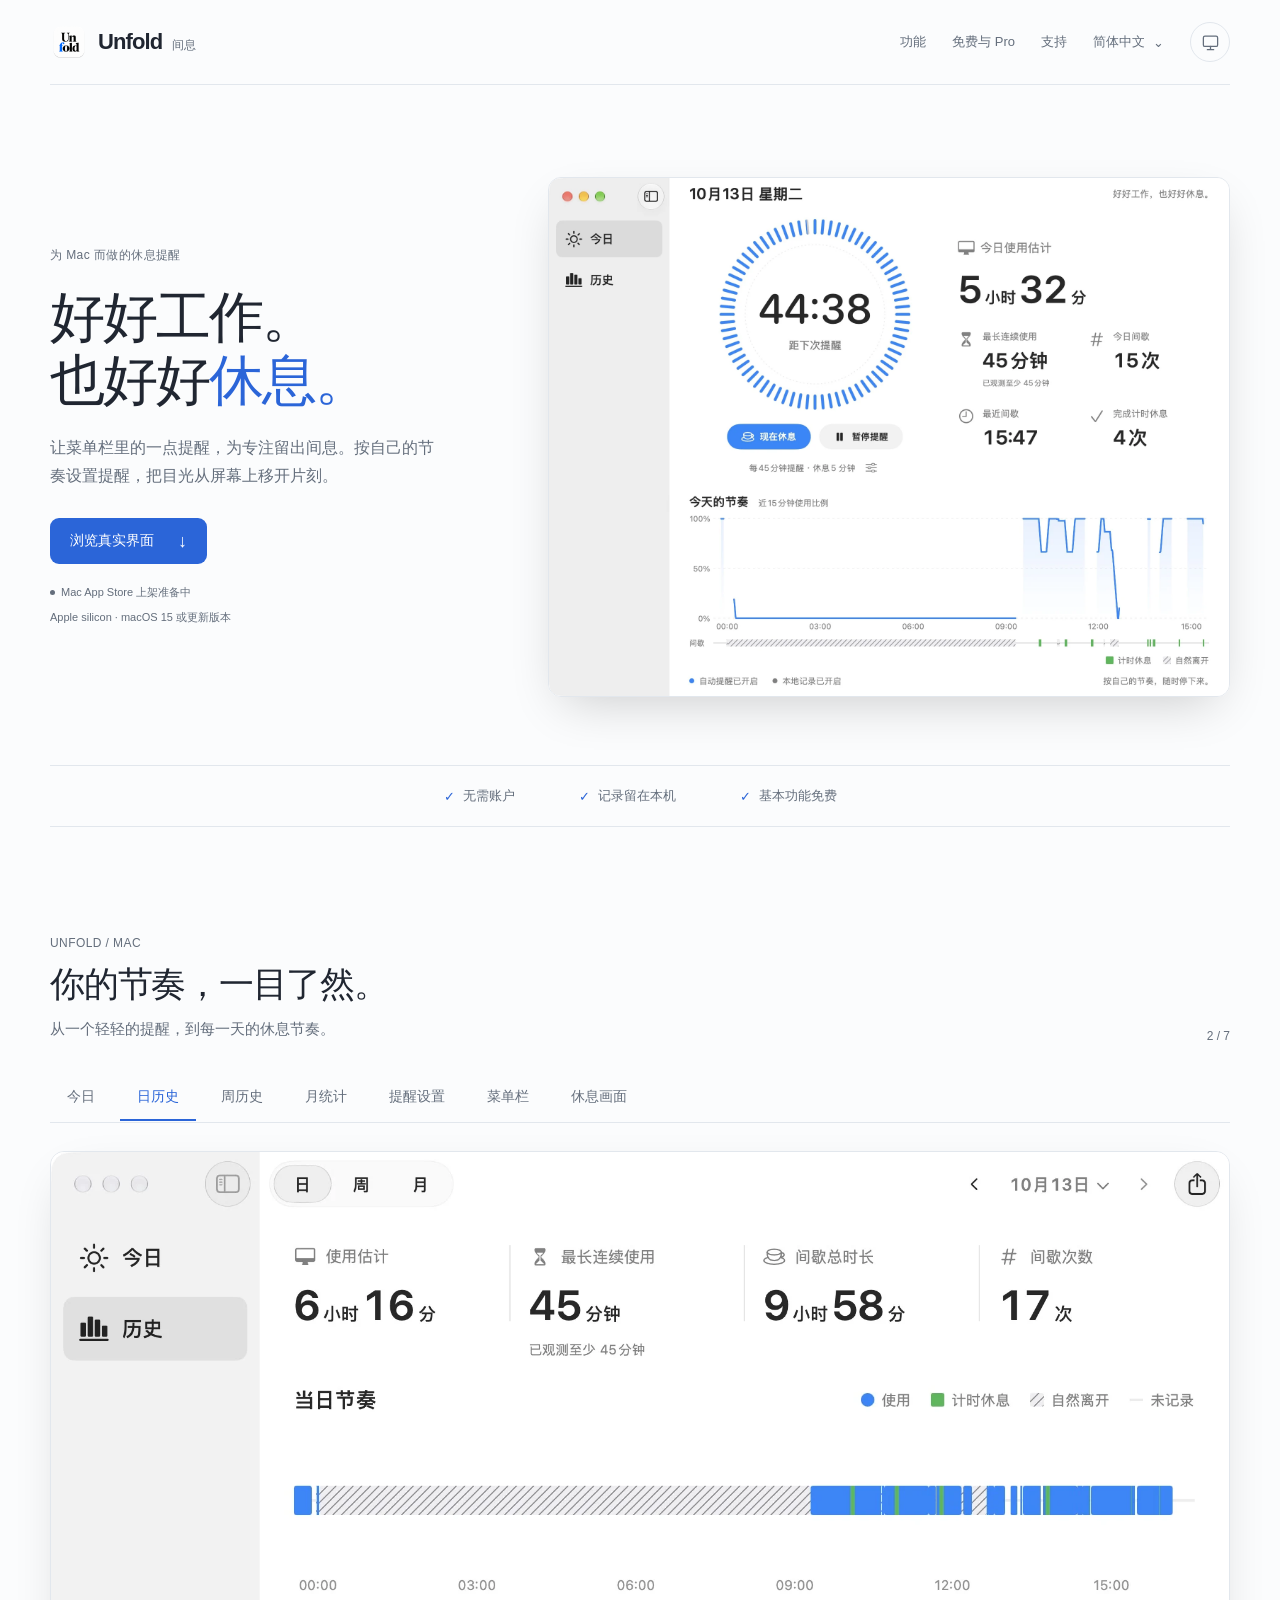
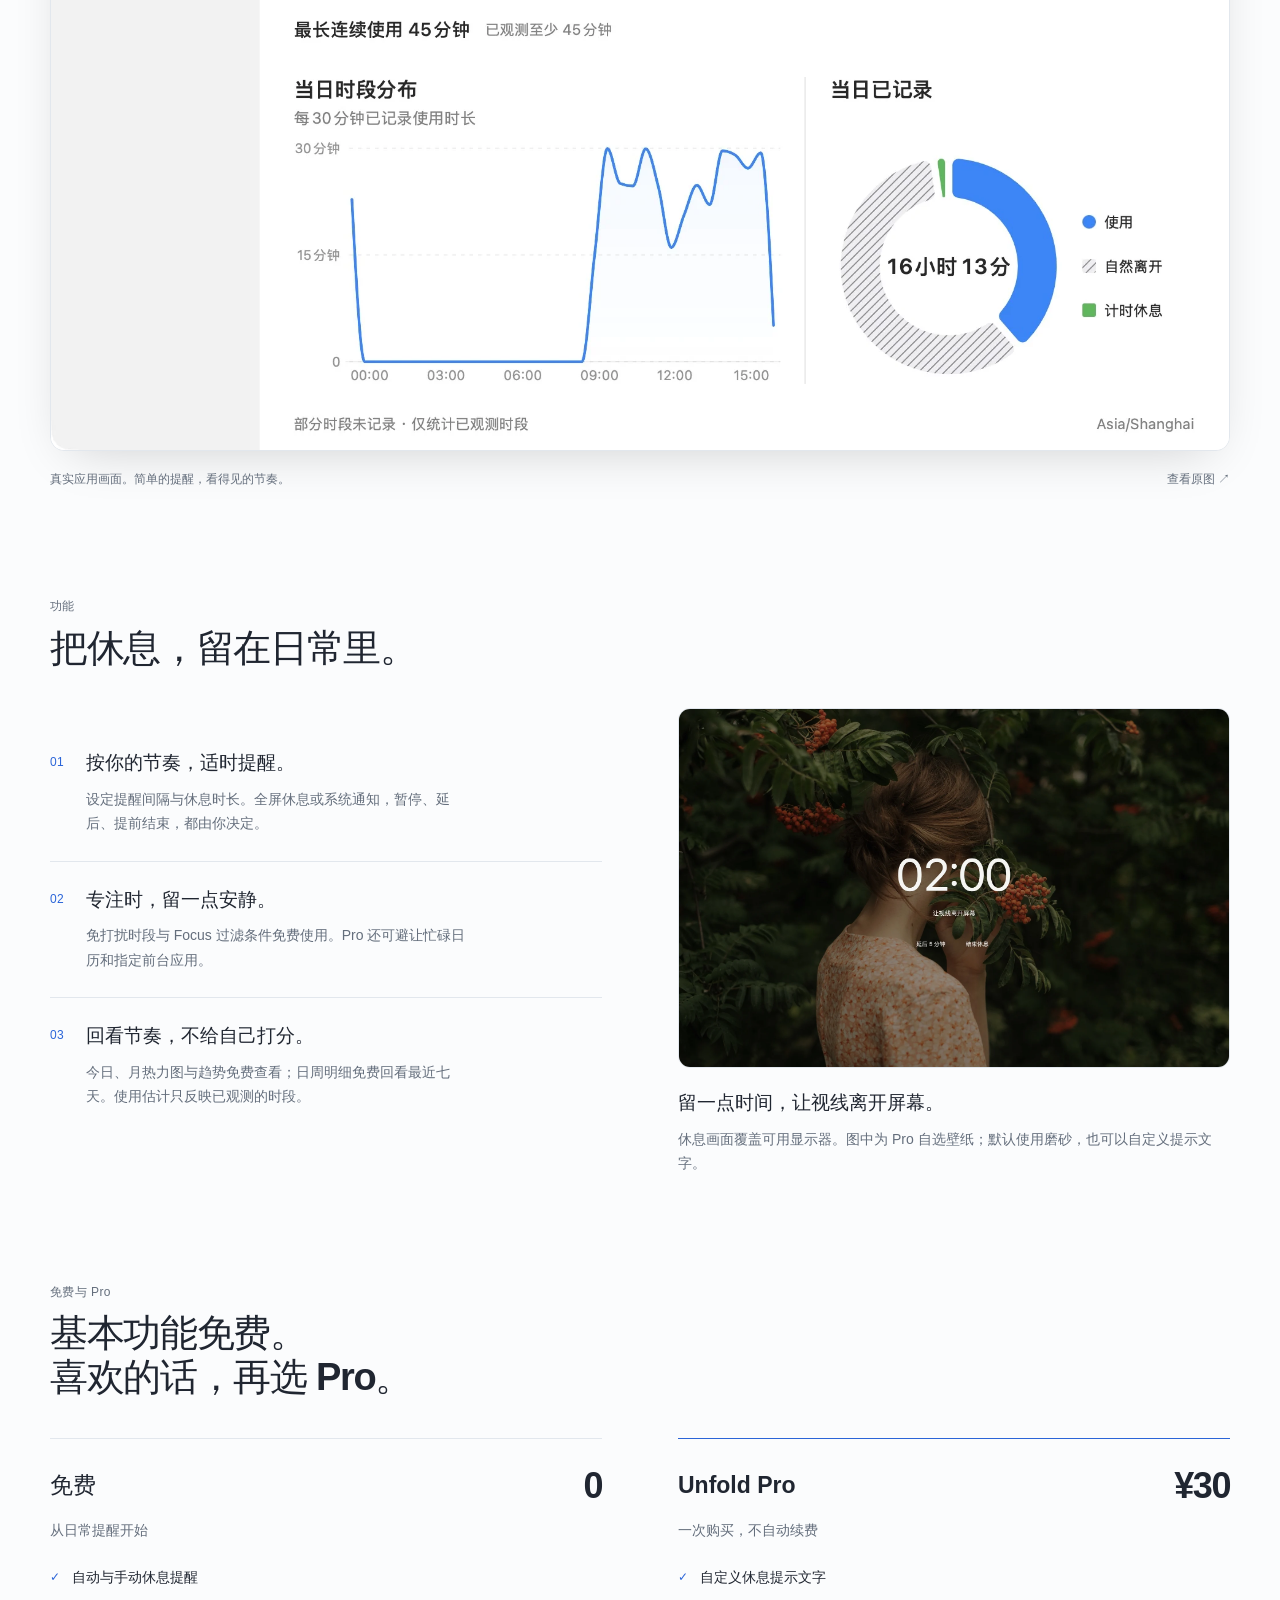
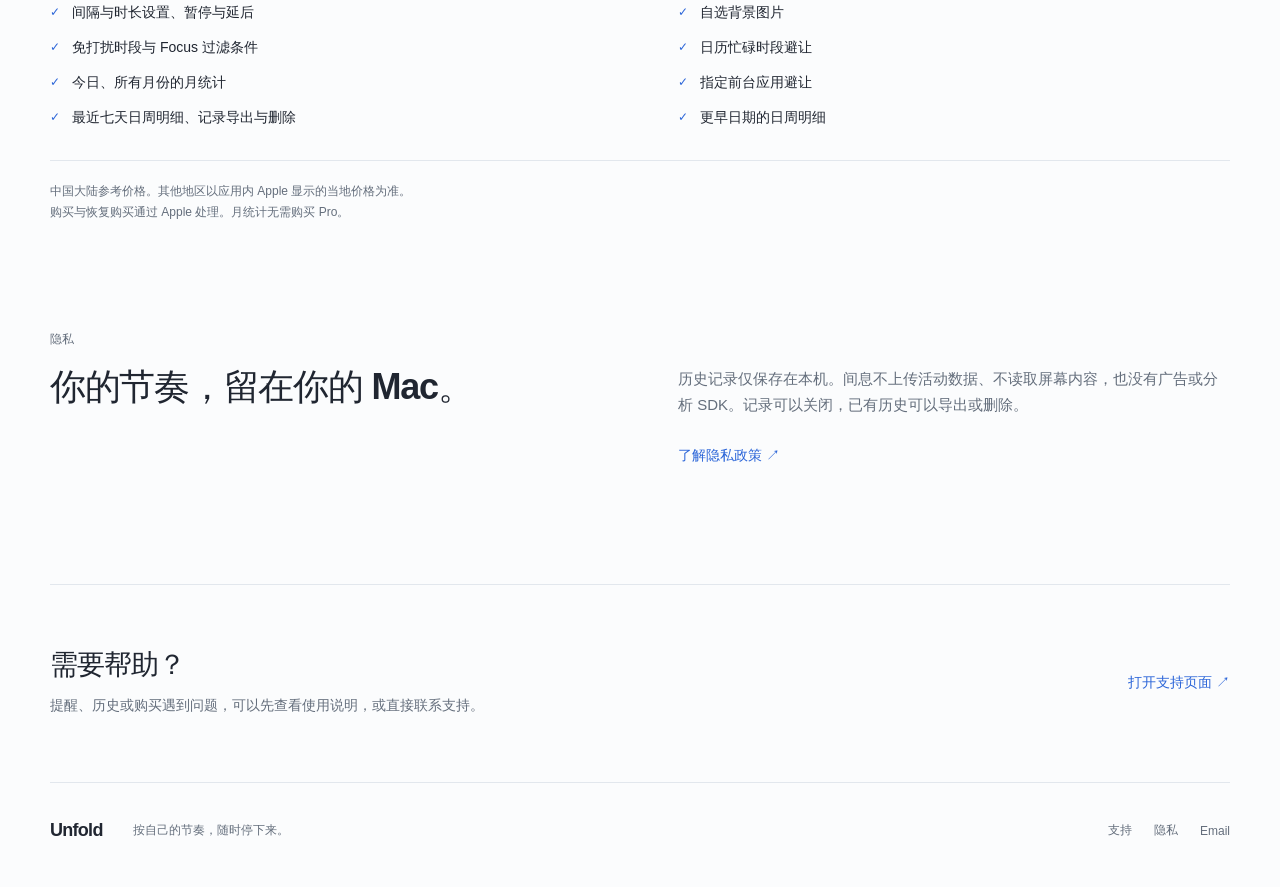
<file: index.html>
<!doctype html>
<html lang="zh-Hans"><head><meta charset="utf-8"><meta name="viewport" content="width=device-width,initial-scale=1"><meta name="color-scheme" content="light dark"><title>间息 · Unfold</title><meta name="description" content="让菜单栏里的一点提醒，为专注留出间息。按自己的节奏设置提醒，把目光从屏幕上移开片刻。"><link rel="canonical" href="https://nil-byte.github.io/unfold-site/"><link rel="alternate" hreflang="zh-Hans" href="https://nil-byte.github.io/unfold-site/"><link rel="alternate" hreflang="en" href="https://nil-byte.github.io/unfold-site/en/"><link rel="alternate" hreflang="zh-Hant" href="https://nil-byte.github.io/unfold-site/zh-Hant/"><link rel="icon" href="./assets/icon.png"><meta property="og:title" content="间息 · Unfold"><meta property="og:description" content="让菜单栏里的一点提醒，为专注留出间息。按自己的节奏设置提醒，把目光从屏幕上移开片刻。"><meta property="og:type" content="website"><meta property="og:url" content="https://nil-byte.github.io/unfold-site/"><meta property="og:image" content="https://nil-byte.github.io/unfold-site/assets/og-cover.png"><meta name="twitter:card" content="summary_large_image"><link rel="stylesheet" href="./style.css?v=20261013-6"><script src="./gallery.js?v=20261013-6" defer></script><script src="./theme.js?v=20261013-6"></script></head><body class="product-page"><a class="skip" href="#main-content">跳到正文</a><header class="site-header wrap"><a class="brand" href="./"><img src="./assets/icon.png" width="44" height="44" alt=""><span>Unfold <small>间息</small></span></a><nav aria-label="导航"><a href="./#features">功能</a><a href="./#pricing">免费与 Pro</a><a href="./support/">支持</a><details class="languages"><summary>简体中文 <span aria-hidden="true">⌄</span></summary><div><a lang="zh-Hans" href="./" aria-current="page">简体中文</a><a lang="en" href="./en/">English</a><a lang="zh-Hant" href="./zh-Hant/">繁體中文</a></div></details><details class="appearance"><summary aria-label="外观" title="外观"><span data-theme-icon><svg viewBox="0 0 24 24" fill="none" stroke="currentColor" stroke-width="1.6" stroke-linecap="round" stroke-linejoin="round" aria-hidden="true"><rect x="3" y="4" width="18" height="13" rx="2"/><path d="M8 21h8m-4-4v4"/></svg></span><span class="sr-only">外观</span></summary><div class="appearance-menu"><button type="button" data-theme-option="system" aria-pressed="true"><svg viewBox="0 0 24 24" fill="none" stroke="currentColor" stroke-width="1.6" stroke-linecap="round" stroke-linejoin="round" aria-hidden="true"><rect x="3" y="4" width="18" height="13" rx="2"/><path d="M8 21h8m-4-4v4"/></svg><span>跟随系统</span><span class="theme-check" aria-hidden="true">✓</span></button><button type="button" data-theme-option="light" aria-pressed="false"><svg viewBox="0 0 24 24" fill="none" stroke="currentColor" stroke-width="1.6" stroke-linecap="round" stroke-linejoin="round" aria-hidden="true"><circle cx="12" cy="12" r="4"/><path d="M12 2v2m0 16v2M2 12h2m16 0h2M5 5l1.5 1.5m11 11L19 19M5 19l1.5-1.5m11-11L19 5"/></svg><span>浅色</span><span class="theme-check" aria-hidden="true">✓</span></button><button type="button" data-theme-option="dark" aria-pressed="false"><svg viewBox="0 0 24 24" fill="none" stroke="currentColor" stroke-width="1.6" stroke-linecap="round" stroke-linejoin="round" aria-hidden="true"><path d="M20 15.5A9 9 0 0 1 8.5 4a9 9 0 1 0 11.5 11.5Z"/></svg><span>深色</span><span class="theme-check" aria-hidden="true">✓</span></button></div></details></nav></header><main id="main-content"><section class="hero wrap"><div class="hero-copy"><p class="eyebrow">为 Mac 而做的休息提醒</p><h1>好好工作。<br>也好好<span>休息。</span></h1><p class="intro">让菜单栏里的一点提醒，为专注留出间息。按自己的节奏设置提醒，把目光从屏幕上移开片刻。</p><a class="button" href="#experience">浏览真实界面 <span aria-hidden="true">↓</span></a><p class="launch-status"><span aria-hidden="true"></span>Mac App Store 上架准备中</p><p class="requirements">Apple silicon · macOS 15 或更新版本</p></div><figure class="hero-product"><img src="./assets/zh-Hans-today.webp?v=20261013-6" width="1920" height="1464" alt="今日" fetchpriority="high"></figure></section><div class="product-facts wrap"><span><span aria-hidden="true">✓</span> 无需账户</span><span><span aria-hidden="true">✓</span> 记录留在本机</span><span><span aria-hidden="true">✓</span> 基本功能免费</span></div>
<section class="experience wrap" id="experience" aria-label="看看间息如何工作"><div class="gallery-heading"><div><p class="eyebrow">UNFOLD / MAC</p><h2>你的节奏，一目了然。</h2><p>从一个轻轻的提醒，到每一天的休息节奏。</p></div><span id="gallery-position" aria-live="polite">2 / 7</span></div><div class="gallery-controls" role="group" aria-label="浏览真实界面"><button type="button" class="gallery-tab" data-screen="today" data-gallery-src="./assets/zh-Hans-today.webp?v=20261013-6" data-gallery-alt="今日" data-width="1920" data-height="1464" aria-pressed="false" aria-controls="app-screenshot">今日</button><button type="button" class="gallery-tab" data-screen="day" data-gallery-src="./assets/zh-Hans-day.webp?v=20261013-6" data-gallery-alt="日历史" data-width="1920" data-height="1464" aria-pressed="true" aria-controls="app-screenshot">日历史</button><button type="button" class="gallery-tab" data-screen="week" data-gallery-src="./assets/zh-Hans-week.webp?v=20261013-6" data-gallery-alt="周历史" data-width="1920" data-height="1464" aria-pressed="false" aria-controls="app-screenshot">周历史</button><button type="button" class="gallery-tab" data-screen="history" data-gallery-src="./assets/zh-Hans-history.webp?v=20261013-6" data-gallery-alt="月统计" data-width="1920" data-height="1464" aria-pressed="false" aria-controls="app-screenshot">月统计</button><button type="button" class="gallery-tab" data-screen="settings" data-gallery-src="./assets/zh-Hans-settings.webp?v=20261013-6" data-gallery-alt="提醒设置" data-width="1280" data-height="1304" aria-pressed="false" aria-controls="app-screenshot">提醒设置</button><button type="button" class="gallery-tab" data-screen="menu" data-gallery-src="./assets/zh-Hans-menu.webp?v=20261013-6" data-gallery-alt="菜单栏" data-width="812" data-height="1244" aria-pressed="false" aria-controls="app-screenshot">菜单栏</button><button type="button" class="gallery-tab" data-screen="rest" data-gallery-src="./assets/zh-Hans-rest.webp?v=20261013-6" data-gallery-alt="休息画面" data-width="1920" data-height="1249" aria-pressed="false" aria-controls="app-screenshot">休息画面</button></div><figure class="app-frame" data-screen="day"><a id="full-screenshot" href="./assets/zh-Hans-day.webp?v=20261013-6" target="_blank" rel="noopener" aria-label="查看原图"><img id="app-screenshot" src="./assets/zh-Hans-day.webp?v=20261013-6" width="1920" height="1464" alt="日历史" loading="lazy"></a></figure><p class="gallery-status" role="status" data-loading="正在加载画面…" data-error="画面加载失败，请重试。"></p><p class="figure-caption">真实应用画面。简单的提醒，看得见的节奏。 <a href="./assets/zh-Hans-day.webp?v=20261013-6" class="original-link" target="_blank" rel="noopener">查看原图 ↗</a></p></section>
<section class="feature-section wrap" id="features"><div class="section-heading"><p class="eyebrow">功能</p><h2>把休息，留在日常里。</h2></div><div class="feature-layout"><ol class="feature-list"><li><span class="feature-number">01</span><div><h3>按你的节奏，适时提醒。</h3><p>设定提醒间隔与休息时长。全屏休息或系统通知，暂停、延后、提前结束，都由你决定。</p></div></li><li><span class="feature-number">02</span><div><h3>专注时，留一点安静。</h3><p>免打扰时段与 Focus 过滤条件免费使用。Pro 还可避让忙碌日历和指定前台应用。</p></div></li><li><span class="feature-number">03</span><div><h3>回看节奏，不给自己打分。</h3><p>今日、月热力图与趋势免费查看；日周明细免费回看最近七天。使用估计只反映已观测的时段。</p></div></li></ol><figure class="rest-figure"><img src="./assets/zh-Hans-rest.webp?v=20261013-6" width="1470" height="956" alt="休息画面" loading="lazy"><figcaption><h3>留一点时间，让视线离开屏幕。</h3><p>休息画面覆盖可用显示器。图中为 Pro 自选壁纸；默认使用磨砂，也可以自定义提示文字。</p></figcaption></figure></div></section>
<section class="pricing-section wrap" id="pricing"><div class="section-heading"><p class="eyebrow">免费与 Pro</p><h2>基本功能免费。<br>喜欢的话，再选 Pro。</h2></div><div class="plans"><article class="plan"><div class="plan-top"><h3>免费</h3><span class="price">0</span></div><p>从日常提醒开始</p><ul><li>自动与手动休息提醒</li><li>间隔与时长设置、暂停与延后</li><li>免打扰时段与 Focus 过滤条件</li><li>今日、所有月份的月统计</li><li>最近七天日周明细、记录导出与删除</li></ul></article><article class="plan pro"><div class="plan-top"><h3>Unfold Pro</h3><span class="price">¥30</span></div><p>一次购买，不自动续费</p><ul><li>自定义休息提示文字</li><li>自选背景图片</li><li>日历忙碌时段避让</li><li>指定前台应用避让</li><li>更早日期的日周明细</li></ul></article></div><div class="pricing-notes"><p>中国大陆参考价格。其他地区以应用内 Apple 显示的当地价格为准。</p><p>购买与恢复购买通过 Apple 处理。月统计无需购买 Pro。</p></div></section>
<section class="privacy-section wrap"><p class="eyebrow">隐私</p><div class="split-copy"><h2>你的节奏，留在你的 Mac。</h2><div><p>历史记录仅保存在本机。间息不上传活动数据、不读取屏幕内容，也没有广告或分析 SDK。记录可以关闭，已有历史可以导出或删除。</p><a class="text-link" href="./privacy/">了解隐私政策 ↗</a></div></div></section>
<section class="help-section wrap"><div><h2>需要帮助？</h2><p>提醒、历史或购买遇到问题，可以先查看使用说明，或直接联系支持。</p></div><a class="text-link" href="./support/">打开支持页面 ↗</a></section></main><footer class="site-footer wrap"><a class="brand wordmark" href="./">Unfold</a><p>按自己的节奏，随时停下来。</p><nav><a href="./support/">支持</a><a href="./privacy/">隐私</a><a href="mailto:unfold.app.musky865@passinbox.com">Email</a></nav></footer></body></html>
</file>
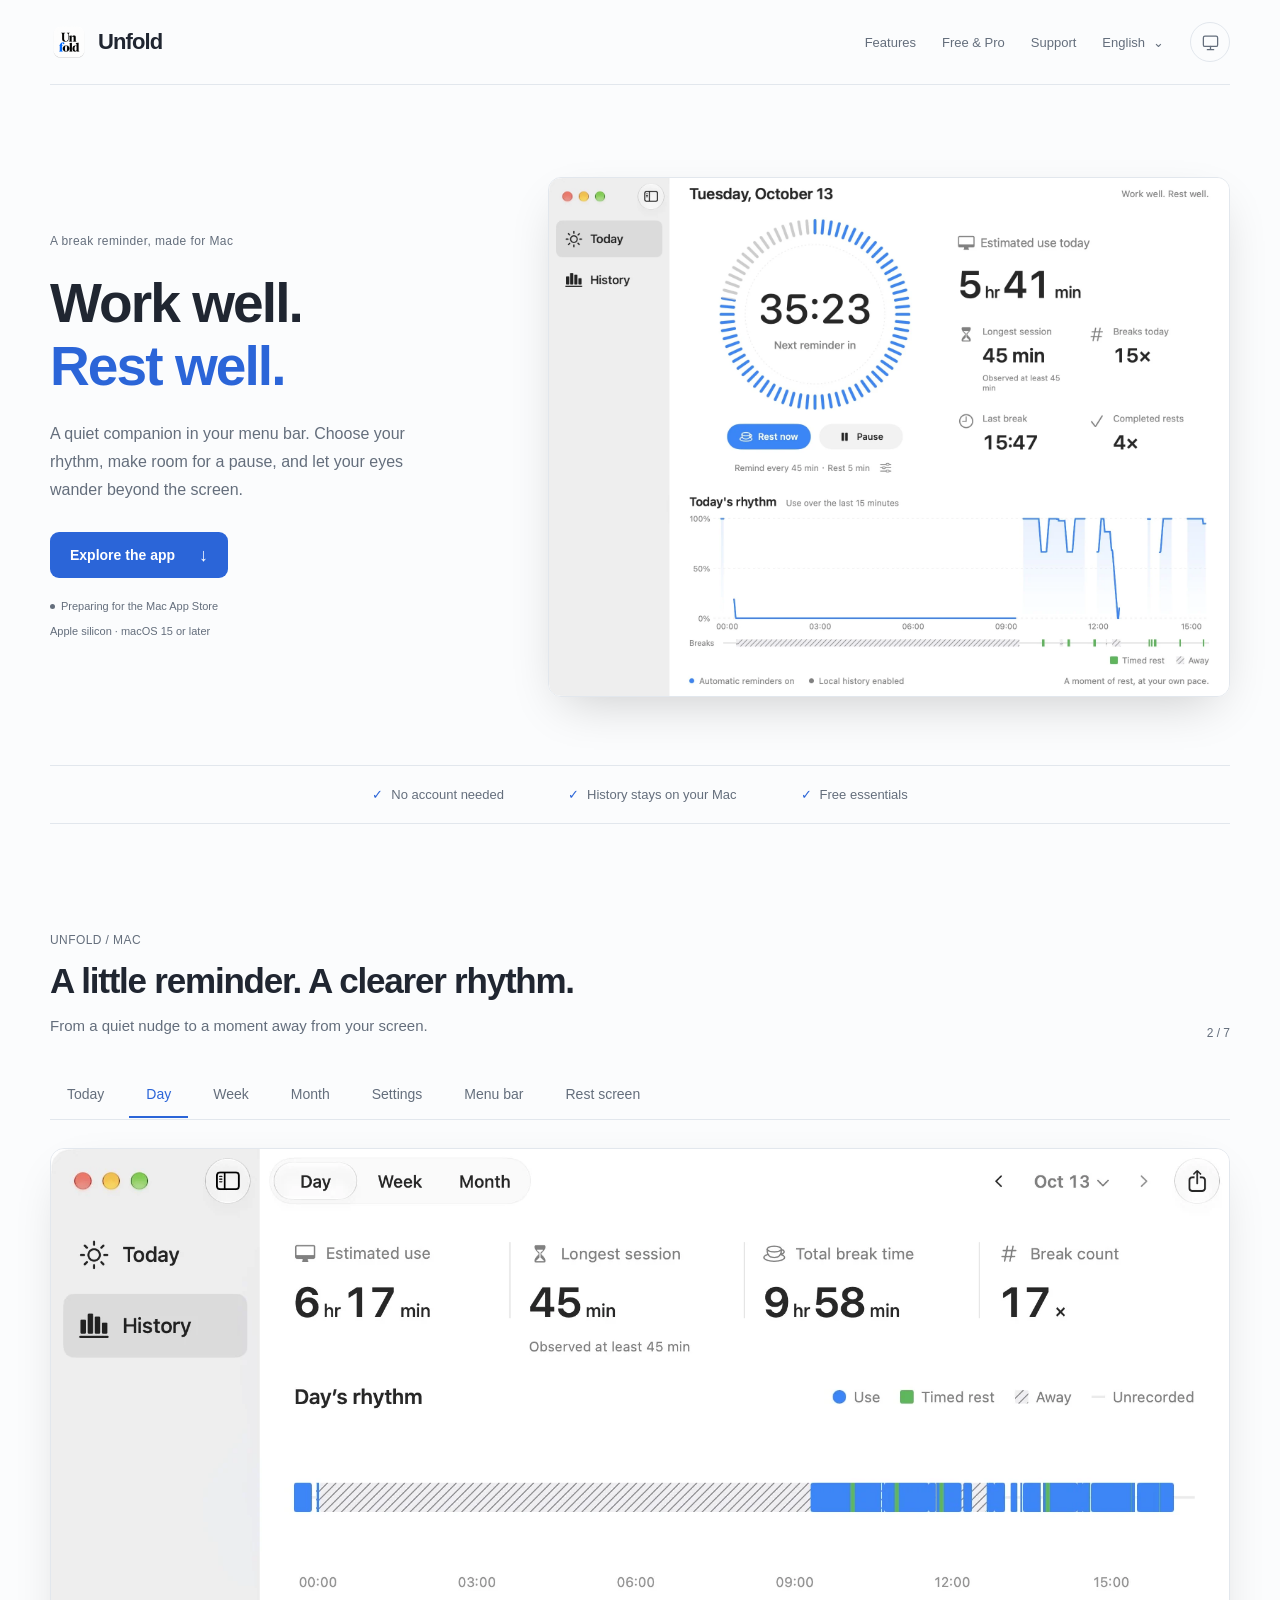
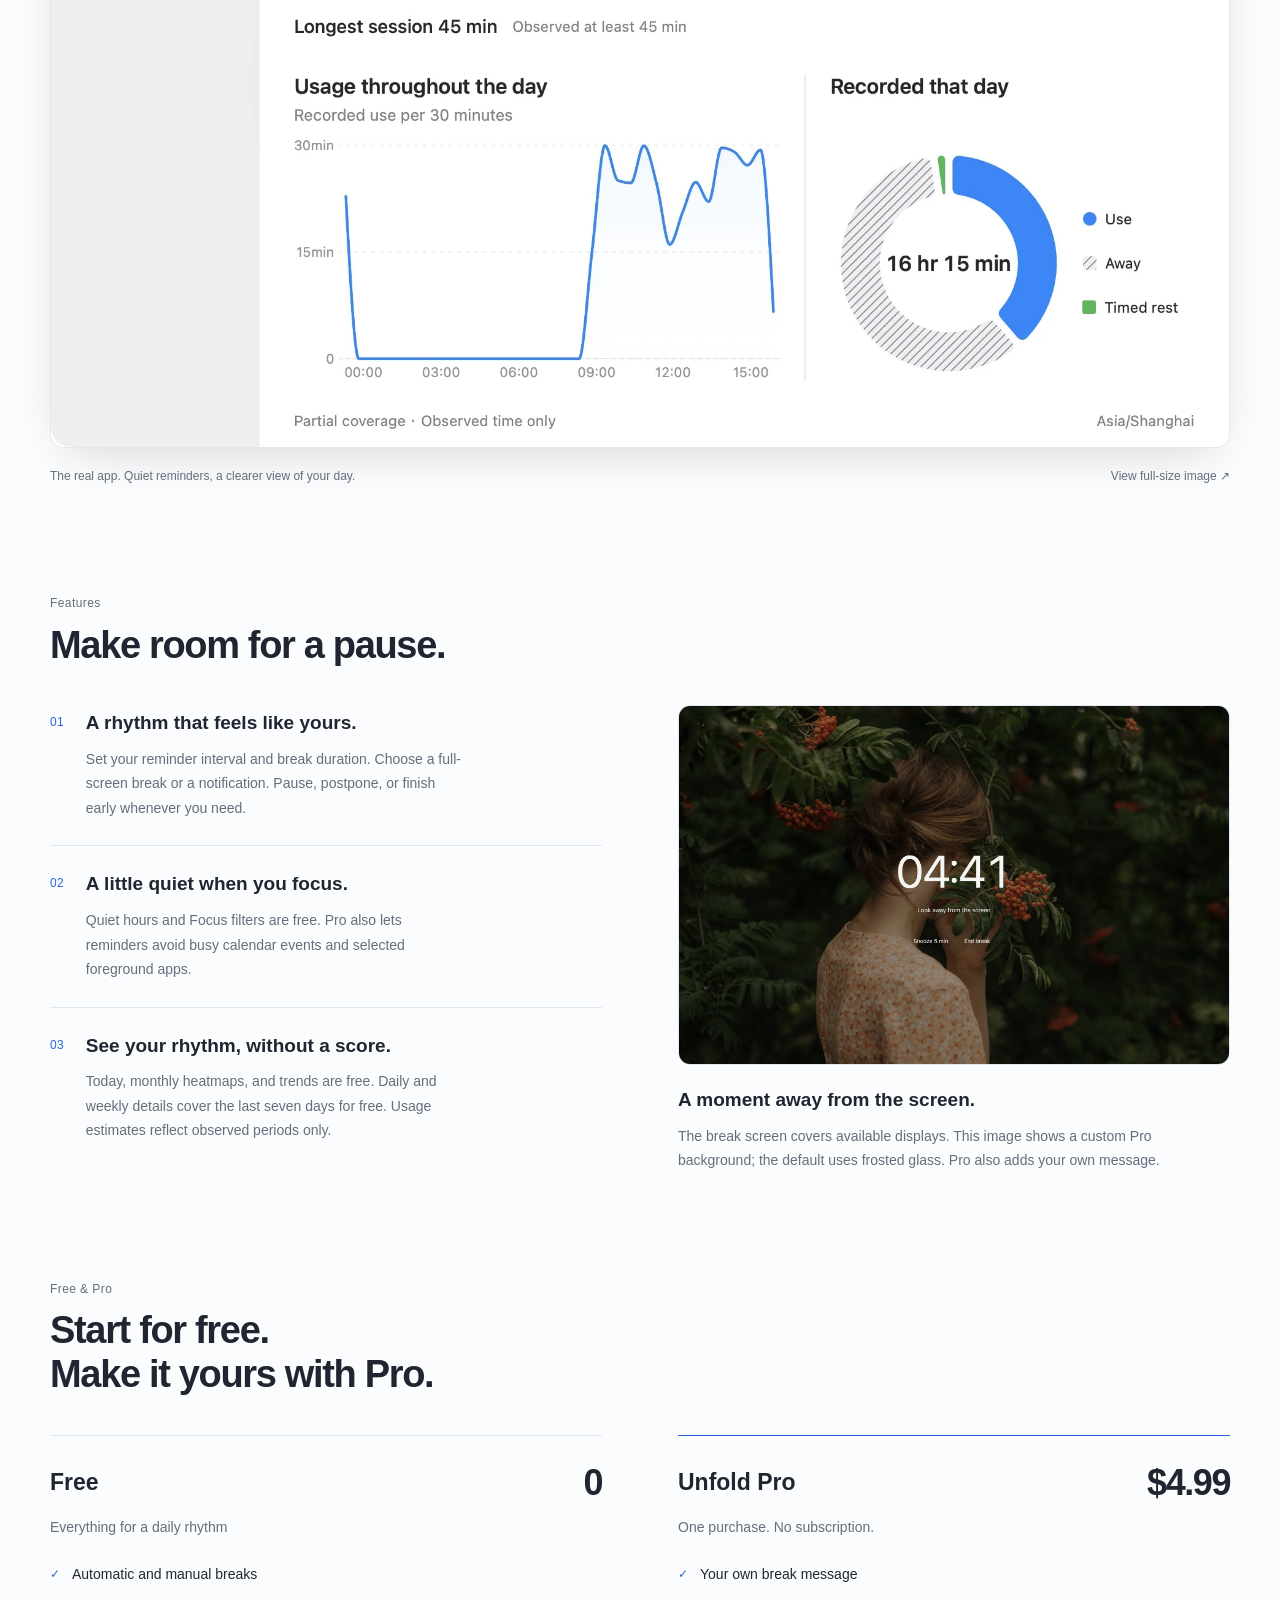
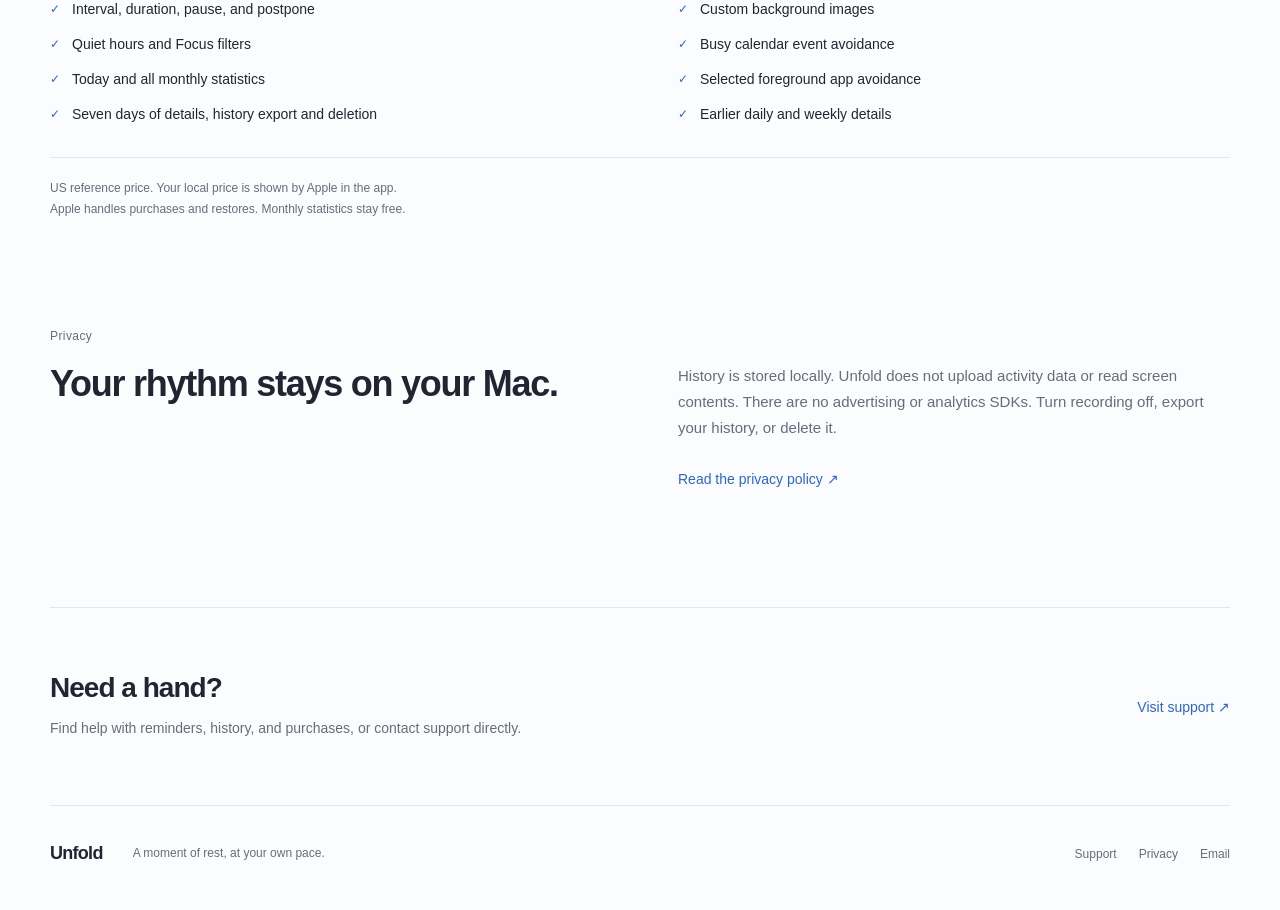
<file: en/index.html>
<!doctype html>
<html lang="en"><head><meta charset="utf-8"><meta name="viewport" content="width=device-width,initial-scale=1"><meta name="color-scheme" content="light dark"><title>Unfold · Unfold</title><meta name="description" content="A quiet companion in your menu bar. Choose your rhythm, make room for a pause, and let your eyes wander beyond the screen."><link rel="canonical" href="https://nil-byte.github.io/unfold-site/en/"><link rel="alternate" hreflang="zh-Hans" href="https://nil-byte.github.io/unfold-site/"><link rel="alternate" hreflang="en" href="https://nil-byte.github.io/unfold-site/en/"><link rel="alternate" hreflang="zh-Hant" href="https://nil-byte.github.io/unfold-site/zh-Hant/"><link rel="icon" href="../assets/icon.png"><meta property="og:title" content="Unfold · Unfold"><meta property="og:description" content="A quiet companion in your menu bar. Choose your rhythm, make room for a pause, and let your eyes wander beyond the screen."><meta property="og:type" content="website"><meta property="og:url" content="https://nil-byte.github.io/unfold-site/en/"><meta property="og:image" content="https://nil-byte.github.io/unfold-site/assets/og-cover.png"><meta name="twitter:card" content="summary_large_image"><link rel="stylesheet" href="../style.css?v=20261013-6"><script src="../gallery.js?v=20261013-6" defer></script><script src="../theme.js?v=20261013-6"></script></head><body class="product-page"><a class="skip" href="#main-content">Skip to content</a><header class="site-header wrap"><a class="brand" href="../en/"><img src="../assets/icon.png" width="44" height="44" alt=""><span>Unfold <small></small></span></a><nav aria-label="Navigation"><a href="../en/#features">Features</a><a href="../en/#pricing">Free & Pro</a><a href="../en/support/">Support</a><details class="languages"><summary>English <span aria-hidden="true">⌄</span></summary><div><a lang="zh-Hans" href="../">简体中文</a><a lang="en" href="../en/" aria-current="page">English</a><a lang="zh-Hant" href="../zh-Hant/">繁體中文</a></div></details><details class="appearance"><summary aria-label="Appearance" title="Appearance"><span data-theme-icon><svg viewBox="0 0 24 24" fill="none" stroke="currentColor" stroke-width="1.6" stroke-linecap="round" stroke-linejoin="round" aria-hidden="true"><rect x="3" y="4" width="18" height="13" rx="2"/><path d="M8 21h8m-4-4v4"/></svg></span><span class="sr-only">Appearance</span></summary><div class="appearance-menu"><button type="button" data-theme-option="system" aria-pressed="true"><svg viewBox="0 0 24 24" fill="none" stroke="currentColor" stroke-width="1.6" stroke-linecap="round" stroke-linejoin="round" aria-hidden="true"><rect x="3" y="4" width="18" height="13" rx="2"/><path d="M8 21h8m-4-4v4"/></svg><span>System</span><span class="theme-check" aria-hidden="true">✓</span></button><button type="button" data-theme-option="light" aria-pressed="false"><svg viewBox="0 0 24 24" fill="none" stroke="currentColor" stroke-width="1.6" stroke-linecap="round" stroke-linejoin="round" aria-hidden="true"><circle cx="12" cy="12" r="4"/><path d="M12 2v2m0 16v2M2 12h2m16 0h2M5 5l1.5 1.5m11 11L19 19M5 19l1.5-1.5m11-11L19 5"/></svg><span>Light</span><span class="theme-check" aria-hidden="true">✓</span></button><button type="button" data-theme-option="dark" aria-pressed="false"><svg viewBox="0 0 24 24" fill="none" stroke="currentColor" stroke-width="1.6" stroke-linecap="round" stroke-linejoin="round" aria-hidden="true"><path d="M20 15.5A9 9 0 0 1 8.5 4a9 9 0 1 0 11.5 11.5Z"/></svg><span>Dark</span><span class="theme-check" aria-hidden="true">✓</span></button></div></details></nav></header><main id="main-content"><section class="hero wrap"><div class="hero-copy"><p class="eyebrow">A break reminder, made for Mac</p><h1>Work well.<br><span>Rest well.</span></h1><p class="intro">A quiet companion in your menu bar. Choose your rhythm, make room for a pause, and let your eyes wander beyond the screen.</p><a class="button" href="#experience">Explore the app <span aria-hidden="true">↓</span></a><p class="launch-status"><span aria-hidden="true"></span>Preparing for the Mac App Store</p><p class="requirements">Apple silicon · macOS 15 or later</p></div><figure class="hero-product"><img src="../assets/en-today.webp?v=20261013-6" width="1920" height="1464" alt="Today" fetchpriority="high"></figure></section><div class="product-facts wrap"><span><span aria-hidden="true">✓</span> No account needed</span><span><span aria-hidden="true">✓</span> History stays on your Mac</span><span><span aria-hidden="true">✓</span> Free essentials</span></div>
<section class="experience wrap" id="experience" aria-label="See Unfold in action"><div class="gallery-heading"><div><p class="eyebrow">UNFOLD / MAC</p><h2>A little reminder. A clearer rhythm.</h2><p>From a quiet nudge to a moment away from your screen.</p></div><span id="gallery-position" aria-live="polite">2 / 7</span></div><div class="gallery-controls" role="group" aria-label="Explore the app"><button type="button" class="gallery-tab" data-screen="today" data-gallery-src="../assets/en-today.webp?v=20261013-6" data-gallery-alt="Today" data-width="1920" data-height="1464" aria-pressed="false" aria-controls="app-screenshot">Today</button><button type="button" class="gallery-tab" data-screen="day" data-gallery-src="../assets/en-day.webp?v=20261013-6" data-gallery-alt="Day" data-width="1920" data-height="1464" aria-pressed="true" aria-controls="app-screenshot">Day</button><button type="button" class="gallery-tab" data-screen="week" data-gallery-src="../assets/en-week.webp?v=20261013-6" data-gallery-alt="Week" data-width="1920" data-height="1464" aria-pressed="false" aria-controls="app-screenshot">Week</button><button type="button" class="gallery-tab" data-screen="history" data-gallery-src="../assets/en-history.webp?v=20261013-6" data-gallery-alt="Month" data-width="1920" data-height="1464" aria-pressed="false" aria-controls="app-screenshot">Month</button><button type="button" class="gallery-tab" data-screen="settings" data-gallery-src="../assets/en-settings.webp?v=20261013-6" data-gallery-alt="Settings" data-width="1280" data-height="1304" aria-pressed="false" aria-controls="app-screenshot">Settings</button><button type="button" class="gallery-tab" data-screen="menu" data-gallery-src="../assets/en-menu.webp?v=20261013-6" data-gallery-alt="Menu bar" data-width="812" data-height="1244" aria-pressed="false" aria-controls="app-screenshot">Menu bar</button><button type="button" class="gallery-tab" data-screen="rest" data-gallery-src="../assets/en-rest.webp?v=20261013-6" data-gallery-alt="Rest screen" data-width="1920" data-height="1249" aria-pressed="false" aria-controls="app-screenshot">Rest screen</button></div><figure class="app-frame" data-screen="day"><a id="full-screenshot" href="../assets/en-day.webp?v=20261013-6" target="_blank" rel="noopener" aria-label="View full-size image"><img id="app-screenshot" src="../assets/en-day.webp?v=20261013-6" width="1920" height="1464" alt="Day" loading="lazy"></a></figure><p class="gallery-status" role="status" data-loading="Loading screenshot…" data-error="Could not load this screenshot. Please try again."></p><p class="figure-caption">The real app. Quiet reminders, a clearer view of your day. <a href="../assets/en-day.webp?v=20261013-6" class="original-link" target="_blank" rel="noopener">View full-size image ↗</a></p></section>
<section class="feature-section wrap" id="features"><div class="section-heading"><p class="eyebrow">Features</p><h2>Make room for a pause.</h2></div><div class="feature-layout"><ol class="feature-list"><li><span class="feature-number">01</span><div><h3>A rhythm that feels like yours.</h3><p>Set your reminder interval and break duration. Choose a full-screen break or a notification. Pause, postpone, or finish early whenever you need.</p></div></li><li><span class="feature-number">02</span><div><h3>A little quiet when you focus.</h3><p>Quiet hours and Focus filters are free. Pro also lets reminders avoid busy calendar events and selected foreground apps.</p></div></li><li><span class="feature-number">03</span><div><h3>See your rhythm, without a score.</h3><p>Today, monthly heatmaps, and trends are free. Daily and weekly details cover the last seven days for free. Usage estimates reflect observed periods only.</p></div></li></ol><figure class="rest-figure"><img src="../assets/en-rest.webp?v=20261013-6" width="1470" height="956" alt="Break screen" loading="lazy"><figcaption><h3>A moment away from the screen.</h3><p>The break screen covers available displays. This image shows a custom Pro background; the default uses frosted glass. Pro also adds your own message.</p></figcaption></figure></div></section>
<section class="pricing-section wrap" id="pricing"><div class="section-heading"><p class="eyebrow">Free & Pro</p><h2>Start for free.<br>Make it yours with Pro.</h2></div><div class="plans"><article class="plan"><div class="plan-top"><h3>Free</h3><span class="price">0</span></div><p>Everything for a daily rhythm</p><ul><li>Automatic and manual breaks</li><li>Interval, duration, pause, and postpone</li><li>Quiet hours and Focus filters</li><li>Today and all monthly statistics</li><li>Seven days of details, history export and deletion</li></ul></article><article class="plan pro"><div class="plan-top"><h3>Unfold Pro</h3><span class="price">$4.99</span></div><p>One purchase. No subscription.</p><ul><li>Your own break message</li><li>Custom background images</li><li>Busy calendar event avoidance</li><li>Selected foreground app avoidance</li><li>Earlier daily and weekly details</li></ul></article></div><div class="pricing-notes"><p>US reference price. Your local price is shown by Apple in the app.</p><p>Apple handles purchases and restores. Monthly statistics stay free.</p></div></section>
<section class="privacy-section wrap"><p class="eyebrow">Privacy</p><div class="split-copy"><h2>Your rhythm stays on your Mac.</h2><div><p>History is stored locally. Unfold does not upload activity data or read screen contents. There are no advertising or analytics SDKs. Turn recording off, export your history, or delete it.</p><a class="text-link" href="../en/privacy/">Read the privacy policy ↗</a></div></div></section>
<section class="help-section wrap"><div><h2>Need a hand?</h2><p>Find help with reminders, history, and purchases, or contact support directly.</p></div><a class="text-link" href="../en/support/">Visit support ↗</a></section></main><footer class="site-footer wrap"><a class="brand wordmark" href="../en/">Unfold</a><p>A moment of rest, at your own pace.</p><nav><a href="../en/support/">Support</a><a href="../en/privacy/">Privacy</a><a href="mailto:unfold.app.musky865@passinbox.com">Email</a></nav></footer></body></html>
</file>
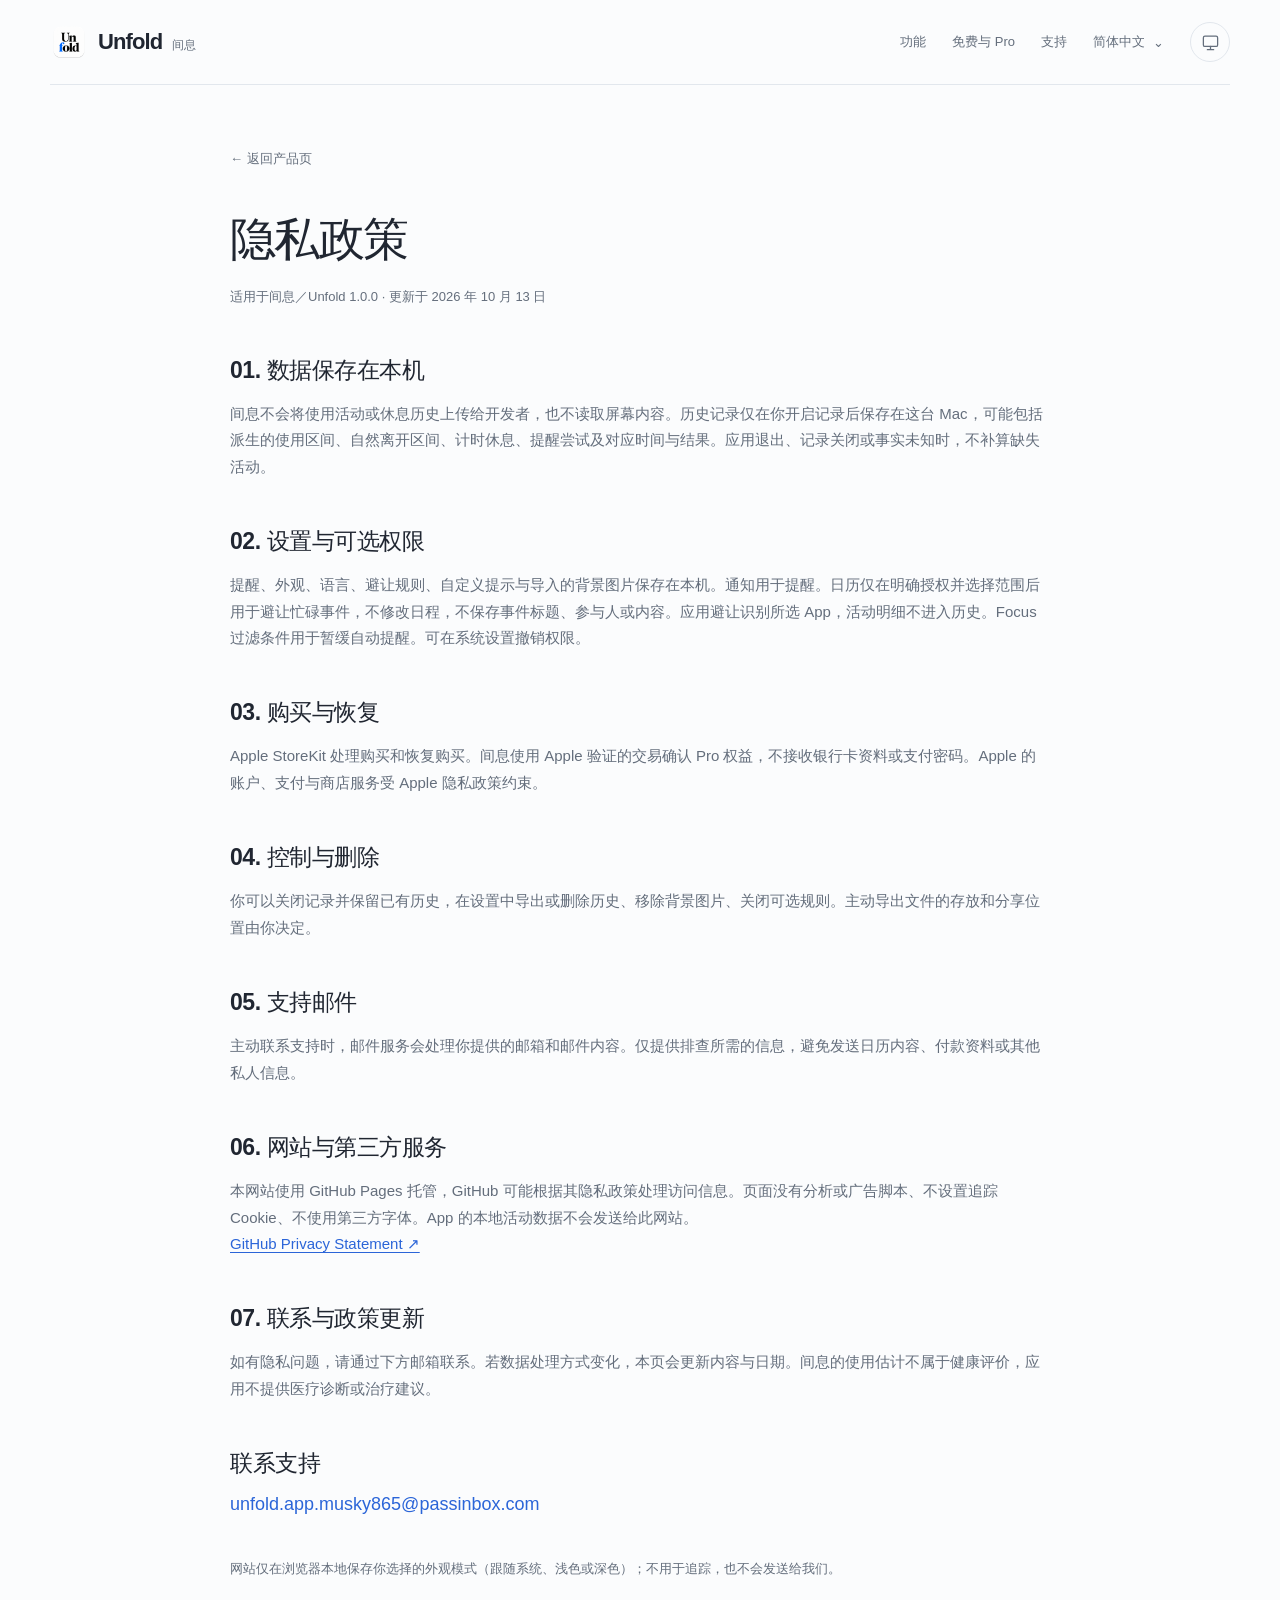
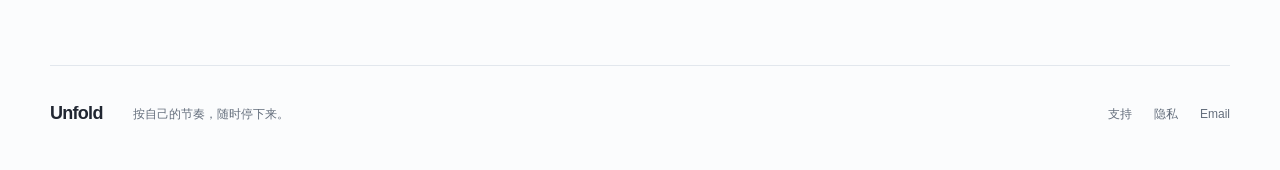
<file: privacy/index.html>
<!doctype html>
<html lang="zh-Hans"><head><meta charset="utf-8"><meta name="viewport" content="width=device-width,initial-scale=1"><meta name="color-scheme" content="light dark"><title>隐私政策 · Unfold</title><meta name="description" content="历史记录仅保存在本机。间息不上传活动数据、不读取屏幕内容，也没有广告或分析 SDK。记录可以关闭，已有历史可以导出或删除。"><link rel="canonical" href="https://nil-byte.github.io/unfold-site/privacy/"><link rel="alternate" hreflang="zh-Hans" href="https://nil-byte.github.io/unfold-site/privacy/"><link rel="alternate" hreflang="en" href="https://nil-byte.github.io/unfold-site/en/privacy/"><link rel="alternate" hreflang="zh-Hant" href="https://nil-byte.github.io/unfold-site/zh-Hant/privacy/"><link rel="icon" href="../assets/icon.png"><meta property="og:title" content="隐私政策 · Unfold"><meta property="og:description" content="历史记录仅保存在本机。间息不上传活动数据、不读取屏幕内容，也没有广告或分析 SDK。记录可以关闭，已有历史可以导出或删除。"><meta property="og:type" content="website"><meta property="og:url" content="https://nil-byte.github.io/unfold-site/privacy/"><meta property="og:image" content="https://nil-byte.github.io/unfold-site/assets/og-cover.png"><meta name="twitter:card" content="summary_large_image"><link rel="stylesheet" href="../style.css?v=20261013-6"><script src="../theme.js?v=20261013-6"></script></head><body><a class="skip" href="#main-content">跳到正文</a><header class="site-header wrap"><a class="brand" href="../"><img src="../assets/icon.png" width="44" height="44" alt=""><span>Unfold <small>间息</small></span></a><nav aria-label="导航"><a href="../#features">功能</a><a href="../#pricing">免费与 Pro</a><a href="../support/">支持</a><details class="languages"><summary>简体中文 <span aria-hidden="true">⌄</span></summary><div><a lang="zh-Hans" href="../privacy/" aria-current="page">简体中文</a><a lang="en" href="../en/privacy/">English</a><a lang="zh-Hant" href="../zh-Hant/privacy/">繁體中文</a></div></details><details class="appearance"><summary aria-label="外观" title="外观"><span data-theme-icon><svg viewBox="0 0 24 24" fill="none" stroke="currentColor" stroke-width="1.6" stroke-linecap="round" stroke-linejoin="round" aria-hidden="true"><rect x="3" y="4" width="18" height="13" rx="2"/><path d="M8 21h8m-4-4v4"/></svg></span><span class="sr-only">外观</span></summary><div class="appearance-menu"><button type="button" data-theme-option="system" aria-pressed="true"><svg viewBox="0 0 24 24" fill="none" stroke="currentColor" stroke-width="1.6" stroke-linecap="round" stroke-linejoin="round" aria-hidden="true"><rect x="3" y="4" width="18" height="13" rx="2"/><path d="M8 21h8m-4-4v4"/></svg><span>跟随系统</span><span class="theme-check" aria-hidden="true">✓</span></button><button type="button" data-theme-option="light" aria-pressed="false"><svg viewBox="0 0 24 24" fill="none" stroke="currentColor" stroke-width="1.6" stroke-linecap="round" stroke-linejoin="round" aria-hidden="true"><circle cx="12" cy="12" r="4"/><path d="M12 2v2m0 16v2M2 12h2m16 0h2M5 5l1.5 1.5m11 11L19 19M5 19l1.5-1.5m11-11L19 5"/></svg><span>浅色</span><span class="theme-check" aria-hidden="true">✓</span></button><button type="button" data-theme-option="dark" aria-pressed="false"><svg viewBox="0 0 24 24" fill="none" stroke="currentColor" stroke-width="1.6" stroke-linecap="round" stroke-linejoin="round" aria-hidden="true"><path d="M20 15.5A9 9 0 0 1 8.5 4a9 9 0 1 0 11.5 11.5Z"/></svg><span>深色</span><span class="theme-check" aria-hidden="true">✓</span></button></div></details></nav></header><main id="main-content" class="document wrap"><a class="back-link" href="../">← 返回产品页</a><h1>隐私政策</h1><p class="updated">适用于间息／Unfold 1.0.0 · 更新于 2026 年 10 月 13 日</p><section><h2>01. 数据保存在本机</h2><p>间息不会将使用活动或休息历史上传给开发者，也不读取屏幕内容。历史记录仅在你开启记录后保存在这台 Mac，可能包括派生的使用区间、自然离开区间、计时休息、提醒尝试及对应时间与结果。应用退出、记录关闭或事实未知时，不补算缺失活动。</p></section><section><h2>02. 设置与可选权限</h2><p>提醒、外观、语言、避让规则、自定义提示与导入的背景图片保存在本机。通知用于提醒。日历仅在明确授权并选择范围后用于避让忙碌事件，不修改日程，不保存事件标题、参与人或内容。应用避让识别所选 App，活动明细不进入历史。Focus 过滤条件用于暂缓自动提醒。可在系统设置撤销权限。</p></section><section><h2>03. 购买与恢复</h2><p>Apple StoreKit 处理购买和恢复购买。间息使用 Apple 验证的交易确认 Pro 权益，不接收银行卡资料或支付密码。Apple 的账户、支付与商店服务受 Apple 隐私政策约束。</p></section><section><h2>04. 控制与删除</h2><p>你可以关闭记录并保留已有历史，在设置中导出或删除历史、移除背景图片、关闭可选规则。主动导出文件的存放和分享位置由你决定。</p></section><section><h2>05. 支持邮件</h2><p>主动联系支持时，邮件服务会处理你提供的邮箱和邮件内容。仅提供排查所需的信息，避免发送日历内容、付款资料或其他私人信息。</p></section><section><h2>06. 网站与第三方服务</h2><p>本网站使用 GitHub Pages 托管，GitHub 可能根据其隐私政策处理访问信息。页面没有分析或广告脚本、不设置追踪 Cookie、不使用第三方字体。App 的本地活动数据不会发送给此网站。</p><p><a href="https://docs.github.com/en/site-policy/privacy-policies/github-general-privacy-statement">GitHub Privacy Statement ↗</a></p></section><section><h2>07. 联系与政策更新</h2><p>如有隐私问题，请通过下方邮箱联系。若数据处理方式变化，本页会更新内容与日期。间息的使用估计不属于健康评价，应用不提供医疗诊断或治疗建议。</p></section><section><h2>联系支持</h2><a class="email" href="mailto:unfold.app.musky865@passinbox.com">unfold.app.musky865@passinbox.com</a></section><p class="local-preference">网站仅在浏览器本地保存你选择的外观模式（跟随系统、浅色或深色）；不用于追踪，也不会发送给我们。</p></main><footer class="site-footer wrap"><a class="brand wordmark" href="../">Unfold</a><p>按自己的节奏，随时停下来。</p><nav><a href="../support/">支持</a><a href="../privacy/">隐私</a><a href="mailto:unfold.app.musky865@passinbox.com">Email</a></nav></footer></body></html>
</file>
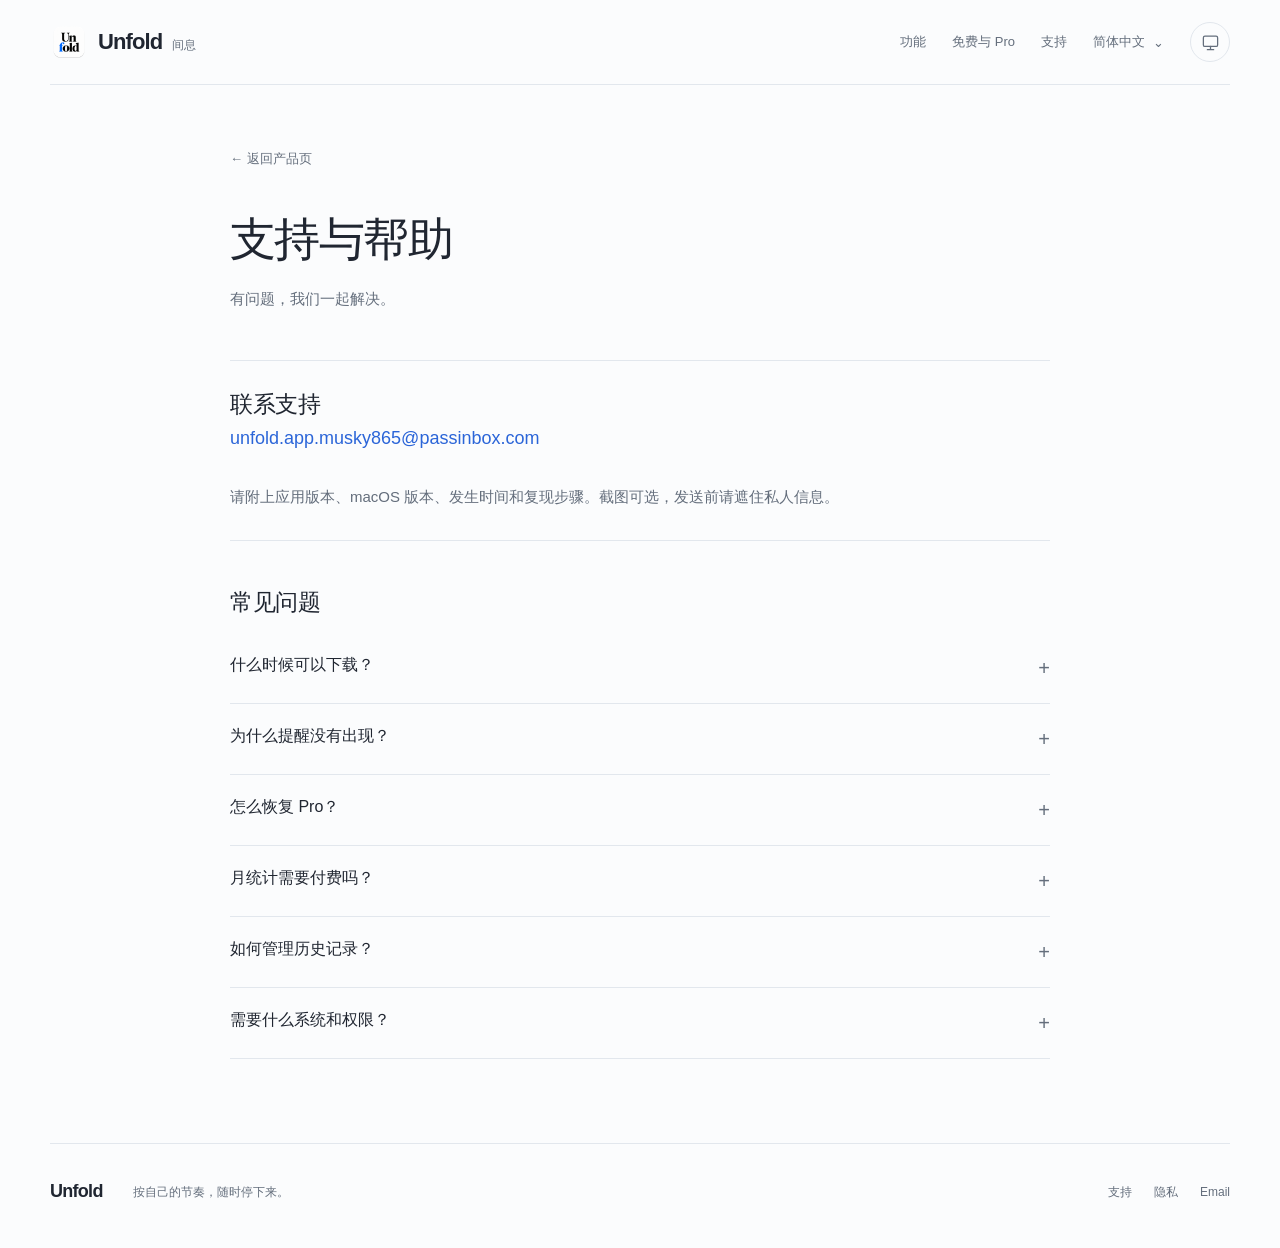
<file: support/index.html>
<!doctype html>
<html lang="zh-Hans"><head><meta charset="utf-8"><meta name="viewport" content="width=device-width,initial-scale=1"><meta name="color-scheme" content="light dark"><title>支持与帮助 · Unfold</title><meta name="description" content="有问题，我们一起解决。"><link rel="canonical" href="https://nil-byte.github.io/unfold-site/support/"><link rel="alternate" hreflang="zh-Hans" href="https://nil-byte.github.io/unfold-site/support/"><link rel="alternate" hreflang="en" href="https://nil-byte.github.io/unfold-site/en/support/"><link rel="alternate" hreflang="zh-Hant" href="https://nil-byte.github.io/unfold-site/zh-Hant/support/"><link rel="icon" href="../assets/icon.png"><meta property="og:title" content="支持与帮助 · Unfold"><meta property="og:description" content="有问题，我们一起解决。"><meta property="og:type" content="website"><meta property="og:url" content="https://nil-byte.github.io/unfold-site/support/"><meta property="og:image" content="https://nil-byte.github.io/unfold-site/assets/og-cover.png"><meta name="twitter:card" content="summary_large_image"><link rel="stylesheet" href="../style.css?v=20261013-6"><script src="../theme.js?v=20261013-6"></script></head><body><a class="skip" href="#main-content">跳到正文</a><header class="site-header wrap"><a class="brand" href="../"><img src="../assets/icon.png" width="44" height="44" alt=""><span>Unfold <small>间息</small></span></a><nav aria-label="导航"><a href="../#features">功能</a><a href="../#pricing">免费与 Pro</a><a href="../support/">支持</a><details class="languages"><summary>简体中文 <span aria-hidden="true">⌄</span></summary><div><a lang="zh-Hans" href="../support/" aria-current="page">简体中文</a><a lang="en" href="../en/support/">English</a><a lang="zh-Hant" href="../zh-Hant/support/">繁體中文</a></div></details><details class="appearance"><summary aria-label="外观" title="外观"><span data-theme-icon><svg viewBox="0 0 24 24" fill="none" stroke="currentColor" stroke-width="1.6" stroke-linecap="round" stroke-linejoin="round" aria-hidden="true"><rect x="3" y="4" width="18" height="13" rx="2"/><path d="M8 21h8m-4-4v4"/></svg></span><span class="sr-only">外观</span></summary><div class="appearance-menu"><button type="button" data-theme-option="system" aria-pressed="true"><svg viewBox="0 0 24 24" fill="none" stroke="currentColor" stroke-width="1.6" stroke-linecap="round" stroke-linejoin="round" aria-hidden="true"><rect x="3" y="4" width="18" height="13" rx="2"/><path d="M8 21h8m-4-4v4"/></svg><span>跟随系统</span><span class="theme-check" aria-hidden="true">✓</span></button><button type="button" data-theme-option="light" aria-pressed="false"><svg viewBox="0 0 24 24" fill="none" stroke="currentColor" stroke-width="1.6" stroke-linecap="round" stroke-linejoin="round" aria-hidden="true"><circle cx="12" cy="12" r="4"/><path d="M12 2v2m0 16v2M2 12h2m16 0h2M5 5l1.5 1.5m11 11L19 19M5 19l1.5-1.5m11-11L19 5"/></svg><span>浅色</span><span class="theme-check" aria-hidden="true">✓</span></button><button type="button" data-theme-option="dark" aria-pressed="false"><svg viewBox="0 0 24 24" fill="none" stroke="currentColor" stroke-width="1.6" stroke-linecap="round" stroke-linejoin="round" aria-hidden="true"><path d="M20 15.5A9 9 0 0 1 8.5 4a9 9 0 1 0 11.5 11.5Z"/></svg><span>深色</span><span class="theme-check" aria-hidden="true">✓</span></button></div></details></nav></header><main id="main-content" class="document wrap"><a class="back-link" href="../">← 返回产品页</a><h1>支持与帮助</h1><p class="document-intro">有问题，我们一起解决。</p><section class="contact-block"><h2>联系支持</h2><a class="email" href="mailto:unfold.app.musky865@passinbox.com">unfold.app.musky865@passinbox.com</a><p>请附上应用版本、macOS 版本、发生时间和复现步骤。截图可选，发送前请遮住私人信息。</p></section><section><h2>常见问题</h2><details class="faq"><summary>什么时候可以下载？<span aria-hidden="true">+</span></summary><p>间息 1.0.0 正在准备 Mac App Store 上架。当前尚未公开下载，正式发布后本页会更新商店入口。</p></details><details class="faq"><summary>为什么提醒没有出现？<span aria-hidden="true">+</span></summary><p>检查自动提醒是否开启、是否暂停，以及免打扰时段或 Focus／日历／应用规则是否正在暂缓提醒。仅通知模式需要系统通知权限。关闭主窗口后，应用仍驻留菜单栏。</p></details><details class="faq"><summary>怎么恢复 Pro？<span aria-hidden="true">+</span></summary><p>打开设置 → 通用 → 间息 Pro → 恢复购买，并使用原购买 Apple 账户。商品暂时不可用时，请检查网络与商店账户后重试。退款通过 Apple 的购买支持渠道申请。</p></details><details class="faq"><summary>月统计需要付费吗？<span aria-hidden="true">+</span></summary><p>不需要。所有月份的月统计免费；日周明细可免费回看最近七天，更早日期的日周明细需要 Pro。权益变化不会删除历史。</p></details><details class="faq"><summary>如何管理历史记录？<span aria-hidden="true">+</span></summary><p>设置 → 通用可关闭记录、导出历史或删除记录。关闭记录会保留已有历史，重新开启只记录之后的活动，不补算缺失数据。</p></details><details class="faq"><summary>需要什么系统和权限？<span aria-hidden="true">+</span></summary><p>需要 Apple silicon Mac 与 macOS 15 或更新版本。通知权限用于通知提醒；日历权限仅在开启日历避让时请求。应用不需要辅助功能或屏幕录制权限。</p></details></section></main><footer class="site-footer wrap"><a class="brand wordmark" href="../">Unfold</a><p>按自己的节奏，随时停下来。</p><nav><a href="../support/">支持</a><a href="../privacy/">隐私</a><a href="mailto:unfold.app.musky865@passinbox.com">Email</a></nav></footer></body></html>
</file>
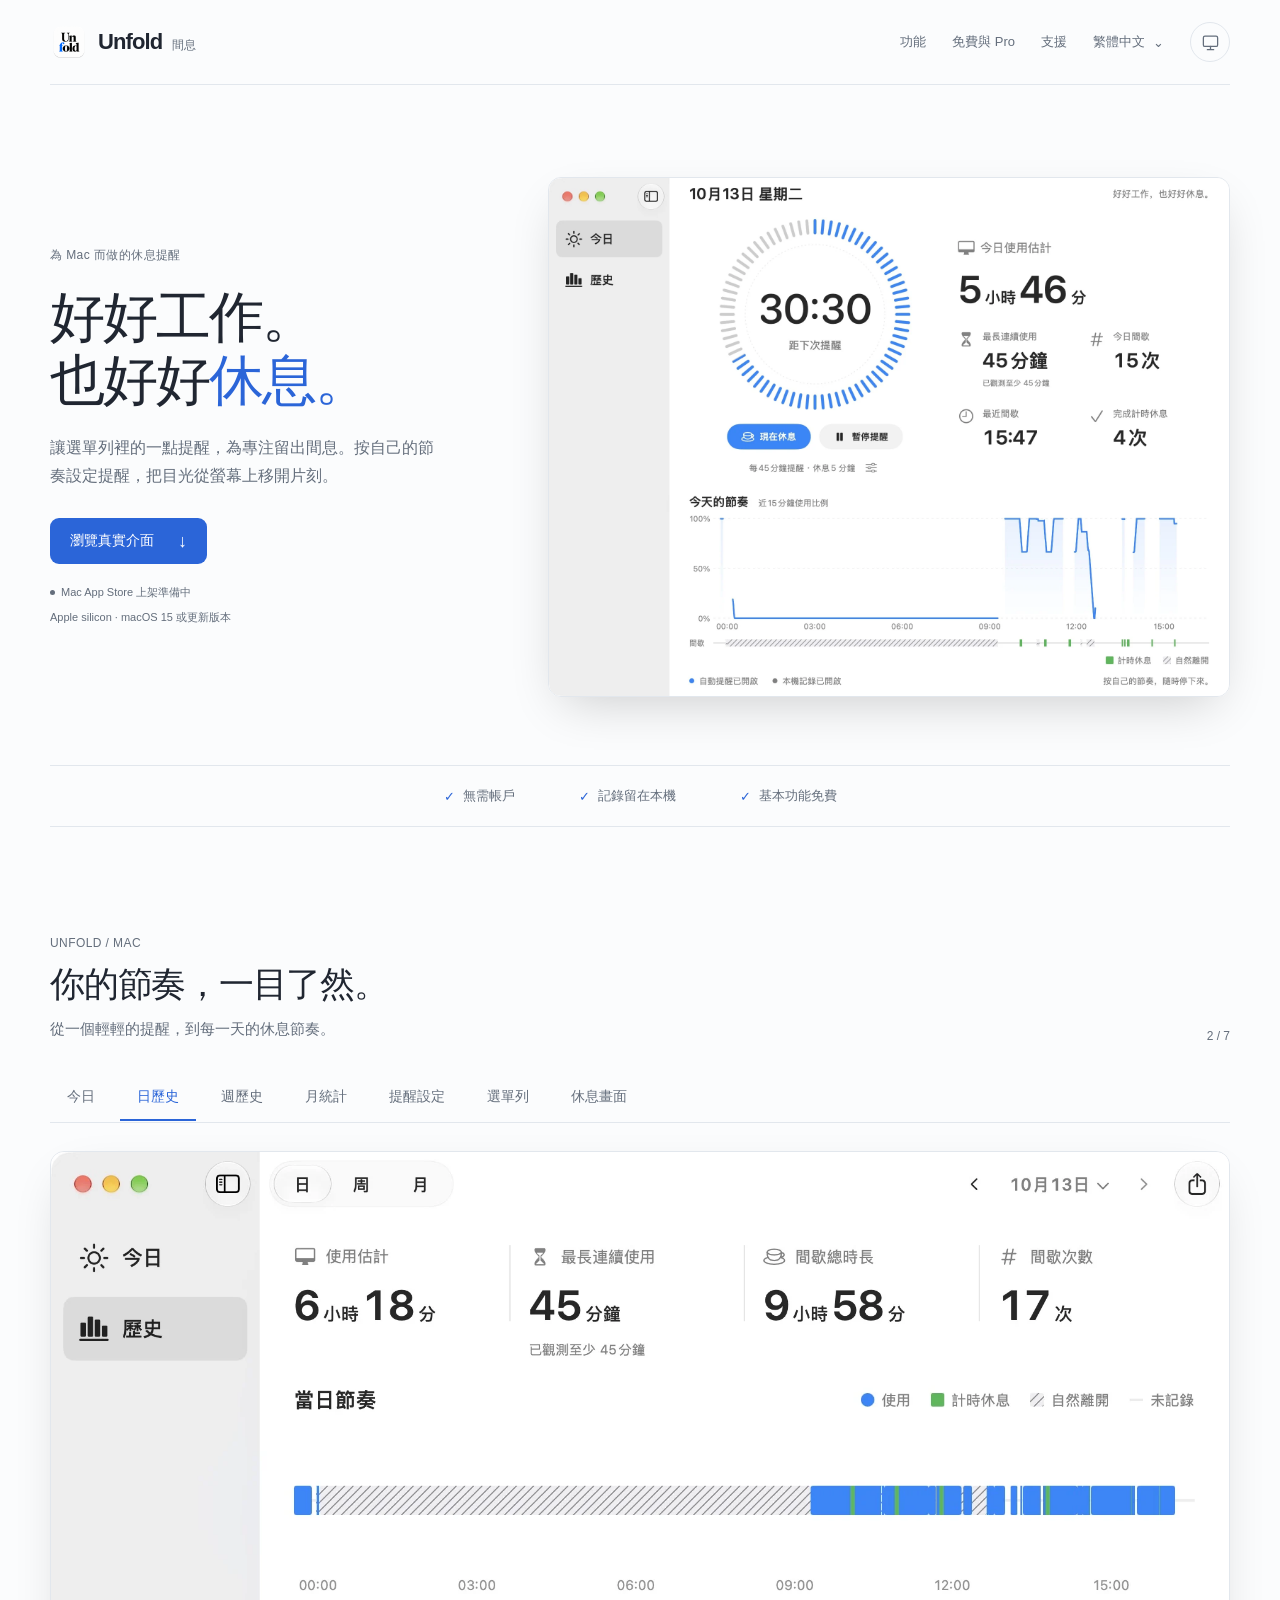
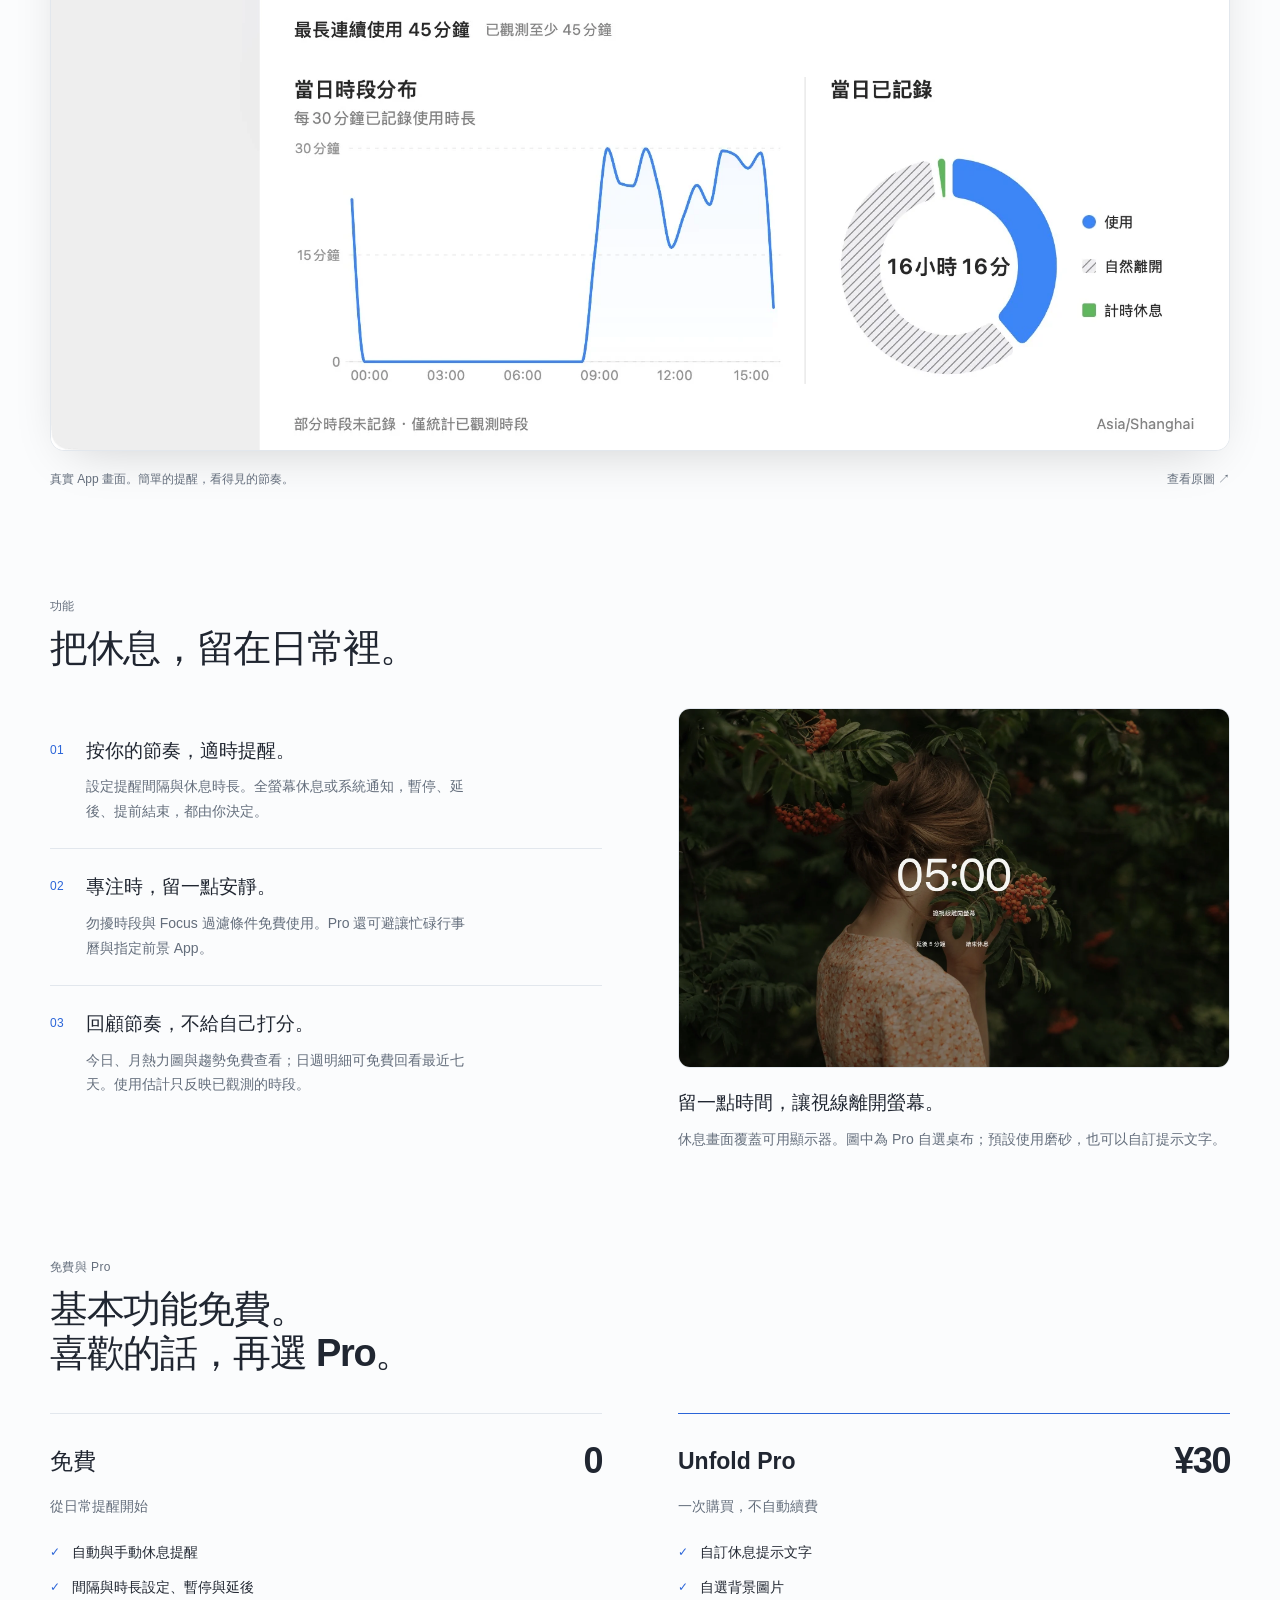
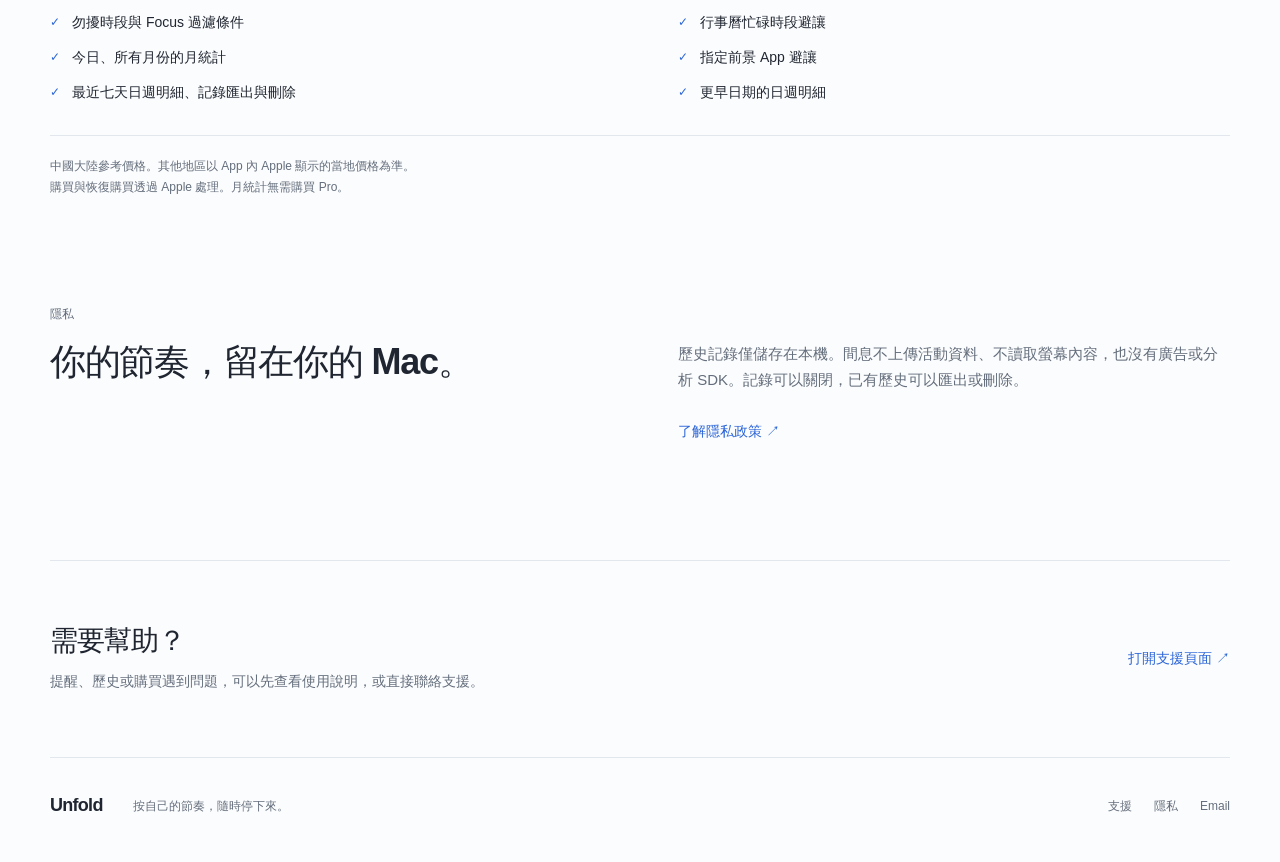
<file: zh-Hant/index.html>
<!doctype html>
<html lang="zh-Hant"><head><meta charset="utf-8"><meta name="viewport" content="width=device-width,initial-scale=1"><meta name="color-scheme" content="light dark"><title>間息 · Unfold</title><meta name="description" content="讓選單列裡的一點提醒，為專注留出間息。按自己的節奏設定提醒，把目光從螢幕上移開片刻。"><link rel="canonical" href="https://nil-byte.github.io/unfold-site/zh-Hant/"><link rel="alternate" hreflang="zh-Hans" href="https://nil-byte.github.io/unfold-site/"><link rel="alternate" hreflang="en" href="https://nil-byte.github.io/unfold-site/en/"><link rel="alternate" hreflang="zh-Hant" href="https://nil-byte.github.io/unfold-site/zh-Hant/"><link rel="icon" href="../assets/icon.png"><meta property="og:title" content="間息 · Unfold"><meta property="og:description" content="讓選單列裡的一點提醒，為專注留出間息。按自己的節奏設定提醒，把目光從螢幕上移開片刻。"><meta property="og:type" content="website"><meta property="og:url" content="https://nil-byte.github.io/unfold-site/zh-Hant/"><meta property="og:image" content="https://nil-byte.github.io/unfold-site/assets/og-cover.png"><meta name="twitter:card" content="summary_large_image"><link rel="stylesheet" href="../style.css?v=20261013-6"><script src="../gallery.js?v=20261013-6" defer></script><script src="../theme.js?v=20261013-6"></script></head><body class="product-page"><a class="skip" href="#main-content">跳到正文</a><header class="site-header wrap"><a class="brand" href="../zh-Hant/"><img src="../assets/icon.png" width="44" height="44" alt=""><span>Unfold <small>間息</small></span></a><nav aria-label="导航"><a href="../zh-Hant/#features">功能</a><a href="../zh-Hant/#pricing">免費與 Pro</a><a href="../zh-Hant/support/">支援</a><details class="languages"><summary>繁體中文 <span aria-hidden="true">⌄</span></summary><div><a lang="zh-Hans" href="../">简体中文</a><a lang="en" href="../en/">English</a><a lang="zh-Hant" href="../zh-Hant/" aria-current="page">繁體中文</a></div></details><details class="appearance"><summary aria-label="外觀" title="外觀"><span data-theme-icon><svg viewBox="0 0 24 24" fill="none" stroke="currentColor" stroke-width="1.6" stroke-linecap="round" stroke-linejoin="round" aria-hidden="true"><rect x="3" y="4" width="18" height="13" rx="2"/><path d="M8 21h8m-4-4v4"/></svg></span><span class="sr-only">外觀</span></summary><div class="appearance-menu"><button type="button" data-theme-option="system" aria-pressed="true"><svg viewBox="0 0 24 24" fill="none" stroke="currentColor" stroke-width="1.6" stroke-linecap="round" stroke-linejoin="round" aria-hidden="true"><rect x="3" y="4" width="18" height="13" rx="2"/><path d="M8 21h8m-4-4v4"/></svg><span>跟隨系統</span><span class="theme-check" aria-hidden="true">✓</span></button><button type="button" data-theme-option="light" aria-pressed="false"><svg viewBox="0 0 24 24" fill="none" stroke="currentColor" stroke-width="1.6" stroke-linecap="round" stroke-linejoin="round" aria-hidden="true"><circle cx="12" cy="12" r="4"/><path d="M12 2v2m0 16v2M2 12h2m16 0h2M5 5l1.5 1.5m11 11L19 19M5 19l1.5-1.5m11-11L19 5"/></svg><span>淺色</span><span class="theme-check" aria-hidden="true">✓</span></button><button type="button" data-theme-option="dark" aria-pressed="false"><svg viewBox="0 0 24 24" fill="none" stroke="currentColor" stroke-width="1.6" stroke-linecap="round" stroke-linejoin="round" aria-hidden="true"><path d="M20 15.5A9 9 0 0 1 8.5 4a9 9 0 1 0 11.5 11.5Z"/></svg><span>深色</span><span class="theme-check" aria-hidden="true">✓</span></button></div></details></nav></header><main id="main-content"><section class="hero wrap"><div class="hero-copy"><p class="eyebrow">為 Mac 而做的休息提醒</p><h1>好好工作。<br>也好好<span>休息。</span></h1><p class="intro">讓選單列裡的一點提醒，為專注留出間息。按自己的節奏設定提醒，把目光從螢幕上移開片刻。</p><a class="button" href="#experience">瀏覽真實介面 <span aria-hidden="true">↓</span></a><p class="launch-status"><span aria-hidden="true"></span>Mac App Store 上架準備中</p><p class="requirements">Apple silicon · macOS 15 或更新版本</p></div><figure class="hero-product"><img src="../assets/zh-Hant-today.webp?v=20261013-6" width="1920" height="1464" alt="今日" fetchpriority="high"></figure></section><div class="product-facts wrap"><span><span aria-hidden="true">✓</span> 無需帳戶</span><span><span aria-hidden="true">✓</span> 記錄留在本機</span><span><span aria-hidden="true">✓</span> 基本功能免費</span></div>
<section class="experience wrap" id="experience" aria-label="看看間息如何運作"><div class="gallery-heading"><div><p class="eyebrow">UNFOLD / MAC</p><h2>你的節奏，一目了然。</h2><p>從一個輕輕的提醒，到每一天的休息節奏。</p></div><span id="gallery-position" aria-live="polite">2 / 7</span></div><div class="gallery-controls" role="group" aria-label="瀏覽真實介面"><button type="button" class="gallery-tab" data-screen="today" data-gallery-src="../assets/zh-Hant-today.webp?v=20261013-6" data-gallery-alt="今日" data-width="1920" data-height="1464" aria-pressed="false" aria-controls="app-screenshot">今日</button><button type="button" class="gallery-tab" data-screen="day" data-gallery-src="../assets/zh-Hant-day.webp?v=20261013-6" data-gallery-alt="日歷史" data-width="1920" data-height="1464" aria-pressed="true" aria-controls="app-screenshot">日歷史</button><button type="button" class="gallery-tab" data-screen="week" data-gallery-src="../assets/zh-Hant-week.webp?v=20261013-6" data-gallery-alt="週歷史" data-width="1920" data-height="1464" aria-pressed="false" aria-controls="app-screenshot">週歷史</button><button type="button" class="gallery-tab" data-screen="history" data-gallery-src="../assets/zh-Hant-history.webp?v=20261013-6" data-gallery-alt="月統計" data-width="1920" data-height="1464" aria-pressed="false" aria-controls="app-screenshot">月統計</button><button type="button" class="gallery-tab" data-screen="settings" data-gallery-src="../assets/zh-Hant-settings.webp?v=20261013-6" data-gallery-alt="提醒設定" data-width="1280" data-height="1304" aria-pressed="false" aria-controls="app-screenshot">提醒設定</button><button type="button" class="gallery-tab" data-screen="menu" data-gallery-src="../assets/zh-Hant-menu.webp?v=20261013-6" data-gallery-alt="選單列" data-width="812" data-height="1312" aria-pressed="false" aria-controls="app-screenshot">選單列</button><button type="button" class="gallery-tab" data-screen="rest" data-gallery-src="../assets/zh-Hant-rest.webp?v=20261013-6" data-gallery-alt="休息畫面" data-width="1920" data-height="1249" aria-pressed="false" aria-controls="app-screenshot">休息畫面</button></div><figure class="app-frame" data-screen="day"><a id="full-screenshot" href="../assets/zh-Hant-day.webp?v=20261013-6" target="_blank" rel="noopener" aria-label="查看原圖"><img id="app-screenshot" src="../assets/zh-Hant-day.webp?v=20261013-6" width="1920" height="1464" alt="日歷史" loading="lazy"></a></figure><p class="gallery-status" role="status" data-loading="正在載入畫面…" data-error="畫面載入失敗，請重試。"></p><p class="figure-caption">真實 App 畫面。簡單的提醒，看得見的節奏。 <a href="../assets/zh-Hant-day.webp?v=20261013-6" class="original-link" target="_blank" rel="noopener">查看原圖 ↗</a></p></section>
<section class="feature-section wrap" id="features"><div class="section-heading"><p class="eyebrow">功能</p><h2>把休息，留在日常裡。</h2></div><div class="feature-layout"><ol class="feature-list"><li><span class="feature-number">01</span><div><h3>按你的節奏，適時提醒。</h3><p>設定提醒間隔與休息時長。全螢幕休息或系統通知，暫停、延後、提前結束，都由你決定。</p></div></li><li><span class="feature-number">02</span><div><h3>專注時，留一點安靜。</h3><p>勿擾時段與 Focus 過濾條件免費使用。Pro 還可避讓忙碌行事曆與指定前景 App。</p></div></li><li><span class="feature-number">03</span><div><h3>回顧節奏，不給自己打分。</h3><p>今日、月熱力圖與趨勢免費查看；日週明細可免費回看最近七天。使用估計只反映已觀測的時段。</p></div></li></ol><figure class="rest-figure"><img src="../assets/zh-Hant-rest.webp?v=20261013-6" width="1470" height="956" alt="休息畫面" loading="lazy"><figcaption><h3>留一點時間，讓視線離開螢幕。</h3><p>休息畫面覆蓋可用顯示器。圖中為 Pro 自選桌布；預設使用磨砂，也可以自訂提示文字。</p></figcaption></figure></div></section>
<section class="pricing-section wrap" id="pricing"><div class="section-heading"><p class="eyebrow">免費與 Pro</p><h2>基本功能免費。<br>喜歡的話，再選 Pro。</h2></div><div class="plans"><article class="plan"><div class="plan-top"><h3>免費</h3><span class="price">0</span></div><p>從日常提醒開始</p><ul><li>自動與手動休息提醒</li><li>間隔與時長設定、暫停與延後</li><li>勿擾時段與 Focus 過濾條件</li><li>今日、所有月份的月統計</li><li>最近七天日週明細、記錄匯出與刪除</li></ul></article><article class="plan pro"><div class="plan-top"><h3>Unfold Pro</h3><span class="price">¥30</span></div><p>一次購買，不自動續費</p><ul><li>自訂休息提示文字</li><li>自選背景圖片</li><li>行事曆忙碌時段避讓</li><li>指定前景 App 避讓</li><li>更早日期的日週明細</li></ul></article></div><div class="pricing-notes"><p>中國大陸參考價格。其他地區以 App 內 Apple 顯示的當地價格為準。</p><p>購買與恢復購買透過 Apple 處理。月統計無需購買 Pro。</p></div></section>
<section class="privacy-section wrap"><p class="eyebrow">隱私</p><div class="split-copy"><h2>你的節奏，留在你的 Mac。</h2><div><p>歷史記錄僅儲存在本機。間息不上傳活動資料、不讀取螢幕內容，也沒有廣告或分析 SDK。記錄可以關閉，已有歷史可以匯出或刪除。</p><a class="text-link" href="../zh-Hant/privacy/">了解隱私政策 ↗</a></div></div></section>
<section class="help-section wrap"><div><h2>需要幫助？</h2><p>提醒、歷史或購買遇到問題，可以先查看使用說明，或直接聯絡支援。</p></div><a class="text-link" href="../zh-Hant/support/">打開支援頁面 ↗</a></section></main><footer class="site-footer wrap"><a class="brand wordmark" href="../zh-Hant/">Unfold</a><p>按自己的節奏，隨時停下來。</p><nav><a href="../zh-Hant/support/">支援</a><a href="../zh-Hant/privacy/">隱私</a><a href="mailto:unfold.app.musky865@passinbox.com">Email</a></nav></footer></body></html>
</file>
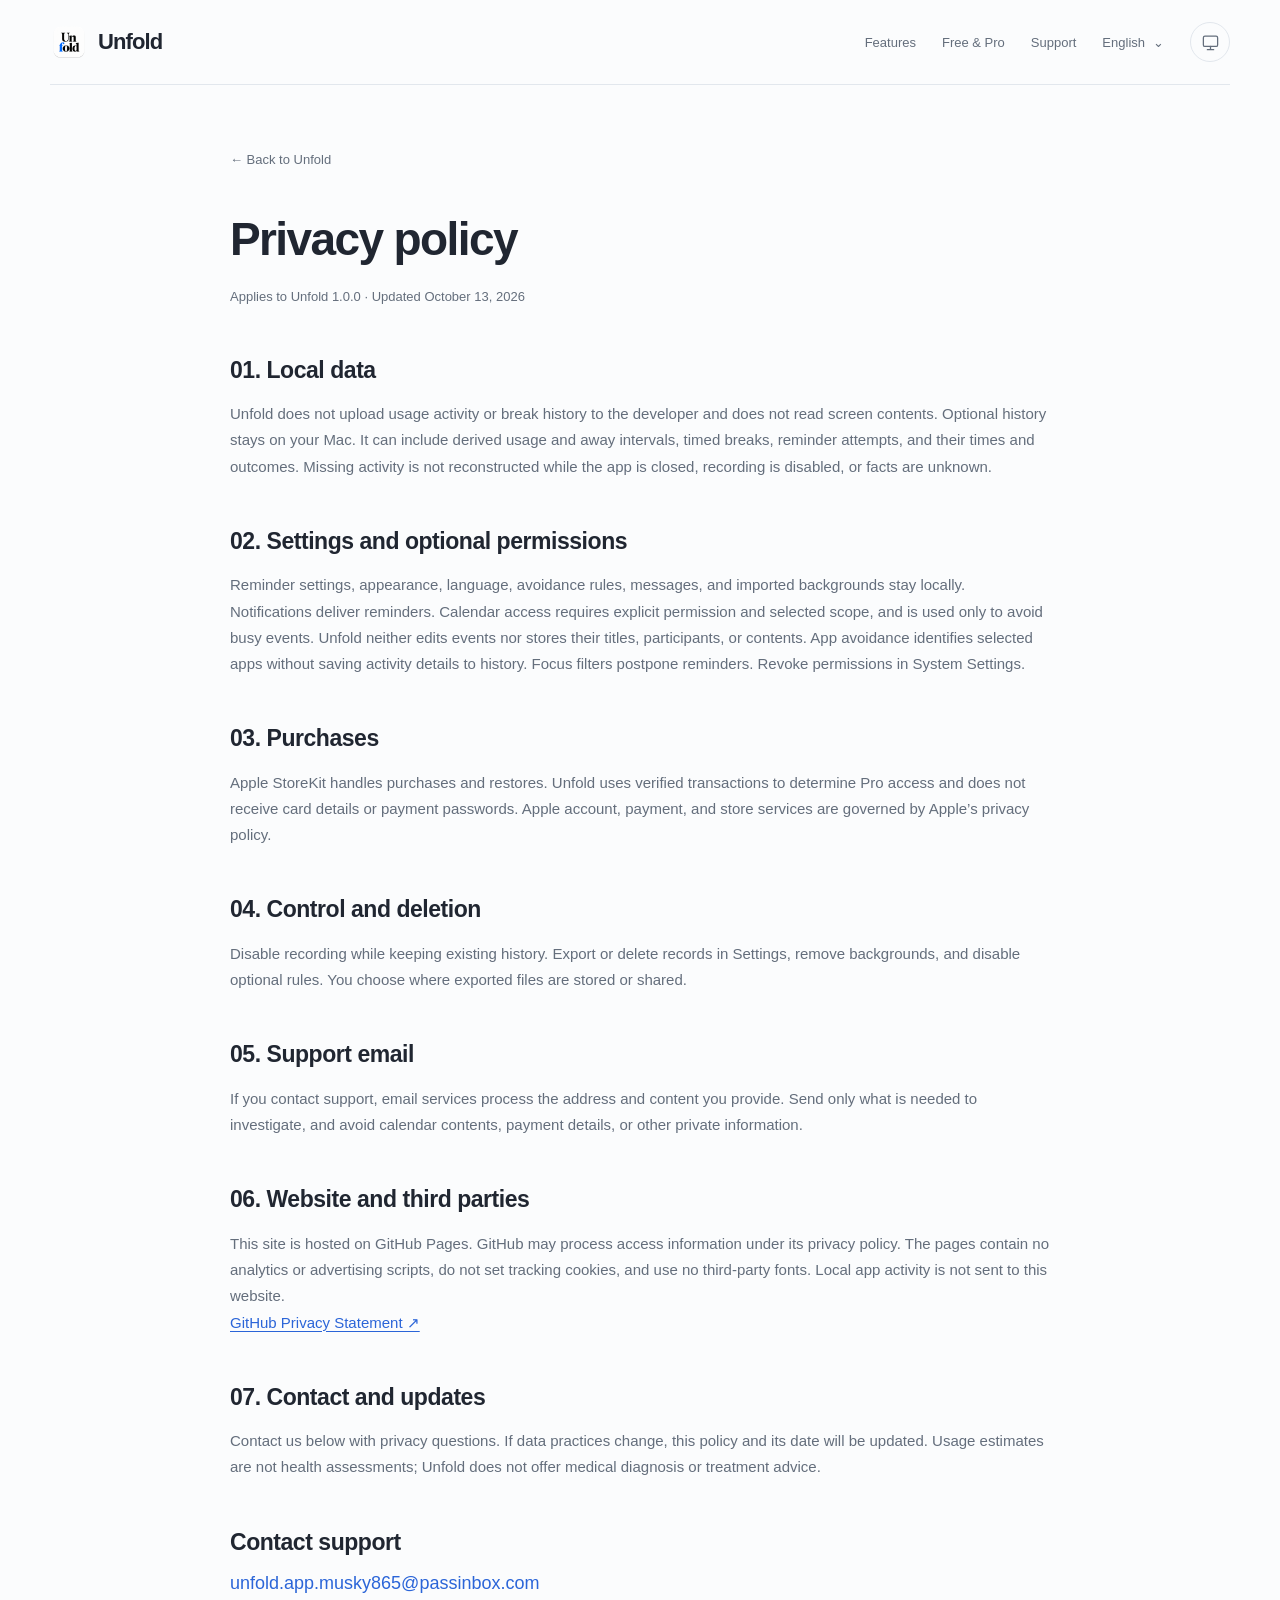
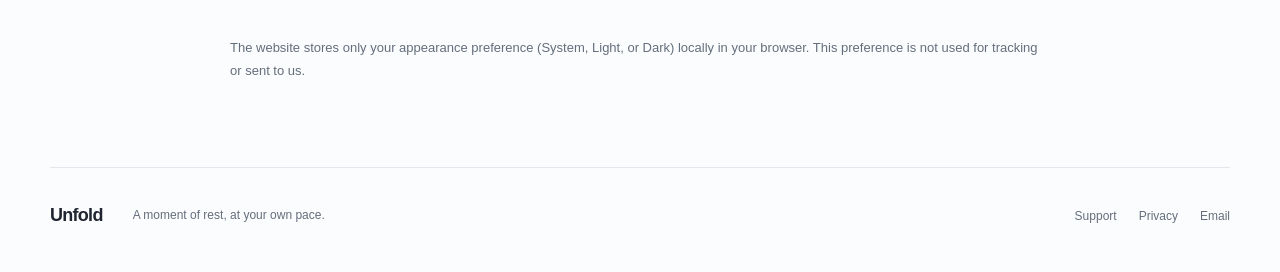
<file: en/privacy/index.html>
<!doctype html>
<html lang="en"><head><meta charset="utf-8"><meta name="viewport" content="width=device-width,initial-scale=1"><meta name="color-scheme" content="light dark"><title>Privacy policy · Unfold</title><meta name="description" content="History is stored locally. Unfold does not upload activity data or read screen contents. There are no advertising or analytics SDKs. Turn recording off, export your history, or delete it."><link rel="canonical" href="https://nil-byte.github.io/unfold-site/en/privacy/"><link rel="alternate" hreflang="zh-Hans" href="https://nil-byte.github.io/unfold-site/privacy/"><link rel="alternate" hreflang="en" href="https://nil-byte.github.io/unfold-site/en/privacy/"><link rel="alternate" hreflang="zh-Hant" href="https://nil-byte.github.io/unfold-site/zh-Hant/privacy/"><link rel="icon" href="../../assets/icon.png"><meta property="og:title" content="Privacy policy · Unfold"><meta property="og:description" content="History is stored locally. Unfold does not upload activity data or read screen contents. There are no advertising or analytics SDKs. Turn recording off, export your history, or delete it."><meta property="og:type" content="website"><meta property="og:url" content="https://nil-byte.github.io/unfold-site/en/privacy/"><meta property="og:image" content="https://nil-byte.github.io/unfold-site/assets/og-cover.png"><meta name="twitter:card" content="summary_large_image"><link rel="stylesheet" href="../../style.css?v=20261013-6"><script src="../../theme.js?v=20261013-6"></script></head><body><a class="skip" href="#main-content">Skip to content</a><header class="site-header wrap"><a class="brand" href="../../en/"><img src="../../assets/icon.png" width="44" height="44" alt=""><span>Unfold <small></small></span></a><nav aria-label="Navigation"><a href="../../en/#features">Features</a><a href="../../en/#pricing">Free & Pro</a><a href="../../en/support/">Support</a><details class="languages"><summary>English <span aria-hidden="true">⌄</span></summary><div><a lang="zh-Hans" href="../../privacy/">简体中文</a><a lang="en" href="../../en/privacy/" aria-current="page">English</a><a lang="zh-Hant" href="../../zh-Hant/privacy/">繁體中文</a></div></details><details class="appearance"><summary aria-label="Appearance" title="Appearance"><span data-theme-icon><svg viewBox="0 0 24 24" fill="none" stroke="currentColor" stroke-width="1.6" stroke-linecap="round" stroke-linejoin="round" aria-hidden="true"><rect x="3" y="4" width="18" height="13" rx="2"/><path d="M8 21h8m-4-4v4"/></svg></span><span class="sr-only">Appearance</span></summary><div class="appearance-menu"><button type="button" data-theme-option="system" aria-pressed="true"><svg viewBox="0 0 24 24" fill="none" stroke="currentColor" stroke-width="1.6" stroke-linecap="round" stroke-linejoin="round" aria-hidden="true"><rect x="3" y="4" width="18" height="13" rx="2"/><path d="M8 21h8m-4-4v4"/></svg><span>System</span><span class="theme-check" aria-hidden="true">✓</span></button><button type="button" data-theme-option="light" aria-pressed="false"><svg viewBox="0 0 24 24" fill="none" stroke="currentColor" stroke-width="1.6" stroke-linecap="round" stroke-linejoin="round" aria-hidden="true"><circle cx="12" cy="12" r="4"/><path d="M12 2v2m0 16v2M2 12h2m16 0h2M5 5l1.5 1.5m11 11L19 19M5 19l1.5-1.5m11-11L19 5"/></svg><span>Light</span><span class="theme-check" aria-hidden="true">✓</span></button><button type="button" data-theme-option="dark" aria-pressed="false"><svg viewBox="0 0 24 24" fill="none" stroke="currentColor" stroke-width="1.6" stroke-linecap="round" stroke-linejoin="round" aria-hidden="true"><path d="M20 15.5A9 9 0 0 1 8.5 4a9 9 0 1 0 11.5 11.5Z"/></svg><span>Dark</span><span class="theme-check" aria-hidden="true">✓</span></button></div></details></nav></header><main id="main-content" class="document wrap"><a class="back-link" href="../../en/">← Back to Unfold</a><h1>Privacy policy</h1><p class="updated">Applies to Unfold 1.0.0 · Updated October 13, 2026</p><section><h2>01. Local data</h2><p>Unfold does not upload usage activity or break history to the developer and does not read screen contents. Optional history stays on your Mac. It can include derived usage and away intervals, timed breaks, reminder attempts, and their times and outcomes. Missing activity is not reconstructed while the app is closed, recording is disabled, or facts are unknown.</p></section><section><h2>02. Settings and optional permissions</h2><p>Reminder settings, appearance, language, avoidance rules, messages, and imported backgrounds stay locally. Notifications deliver reminders. Calendar access requires explicit permission and selected scope, and is used only to avoid busy events. Unfold neither edits events nor stores their titles, participants, or contents. App avoidance identifies selected apps without saving activity details to history. Focus filters postpone reminders. Revoke permissions in System Settings.</p></section><section><h2>03. Purchases</h2><p>Apple StoreKit handles purchases and restores. Unfold uses verified transactions to determine Pro access and does not receive card details or payment passwords. Apple account, payment, and store services are governed by Apple’s privacy policy.</p></section><section><h2>04. Control and deletion</h2><p>Disable recording while keeping existing history. Export or delete records in Settings, remove backgrounds, and disable optional rules. You choose where exported files are stored or shared.</p></section><section><h2>05. Support email</h2><p>If you contact support, email services process the address and content you provide. Send only what is needed to investigate, and avoid calendar contents, payment details, or other private information.</p></section><section><h2>06. Website and third parties</h2><p>This site is hosted on GitHub Pages. GitHub may process access information under its privacy policy. The pages contain no analytics or advertising scripts, do not set tracking cookies, and use no third-party fonts. Local app activity is not sent to this website.</p><p><a href="https://docs.github.com/en/site-policy/privacy-policies/github-general-privacy-statement">GitHub Privacy Statement ↗</a></p></section><section><h2>07. Contact and updates</h2><p>Contact us below with privacy questions. If data practices change, this policy and its date will be updated. Usage estimates are not health assessments; Unfold does not offer medical diagnosis or treatment advice.</p></section><section><h2>Contact support</h2><a class="email" href="mailto:unfold.app.musky865@passinbox.com">unfold.app.musky865@passinbox.com</a></section><p class="local-preference">The website stores only your appearance preference (System, Light, or Dark) locally in your browser. This preference is not used for tracking or sent to us.</p></main><footer class="site-footer wrap"><a class="brand wordmark" href="../../en/">Unfold</a><p>A moment of rest, at your own pace.</p><nav><a href="../../en/support/">Support</a><a href="../../en/privacy/">Privacy</a><a href="mailto:unfold.app.musky865@passinbox.com">Email</a></nav></footer></body></html>
</file>
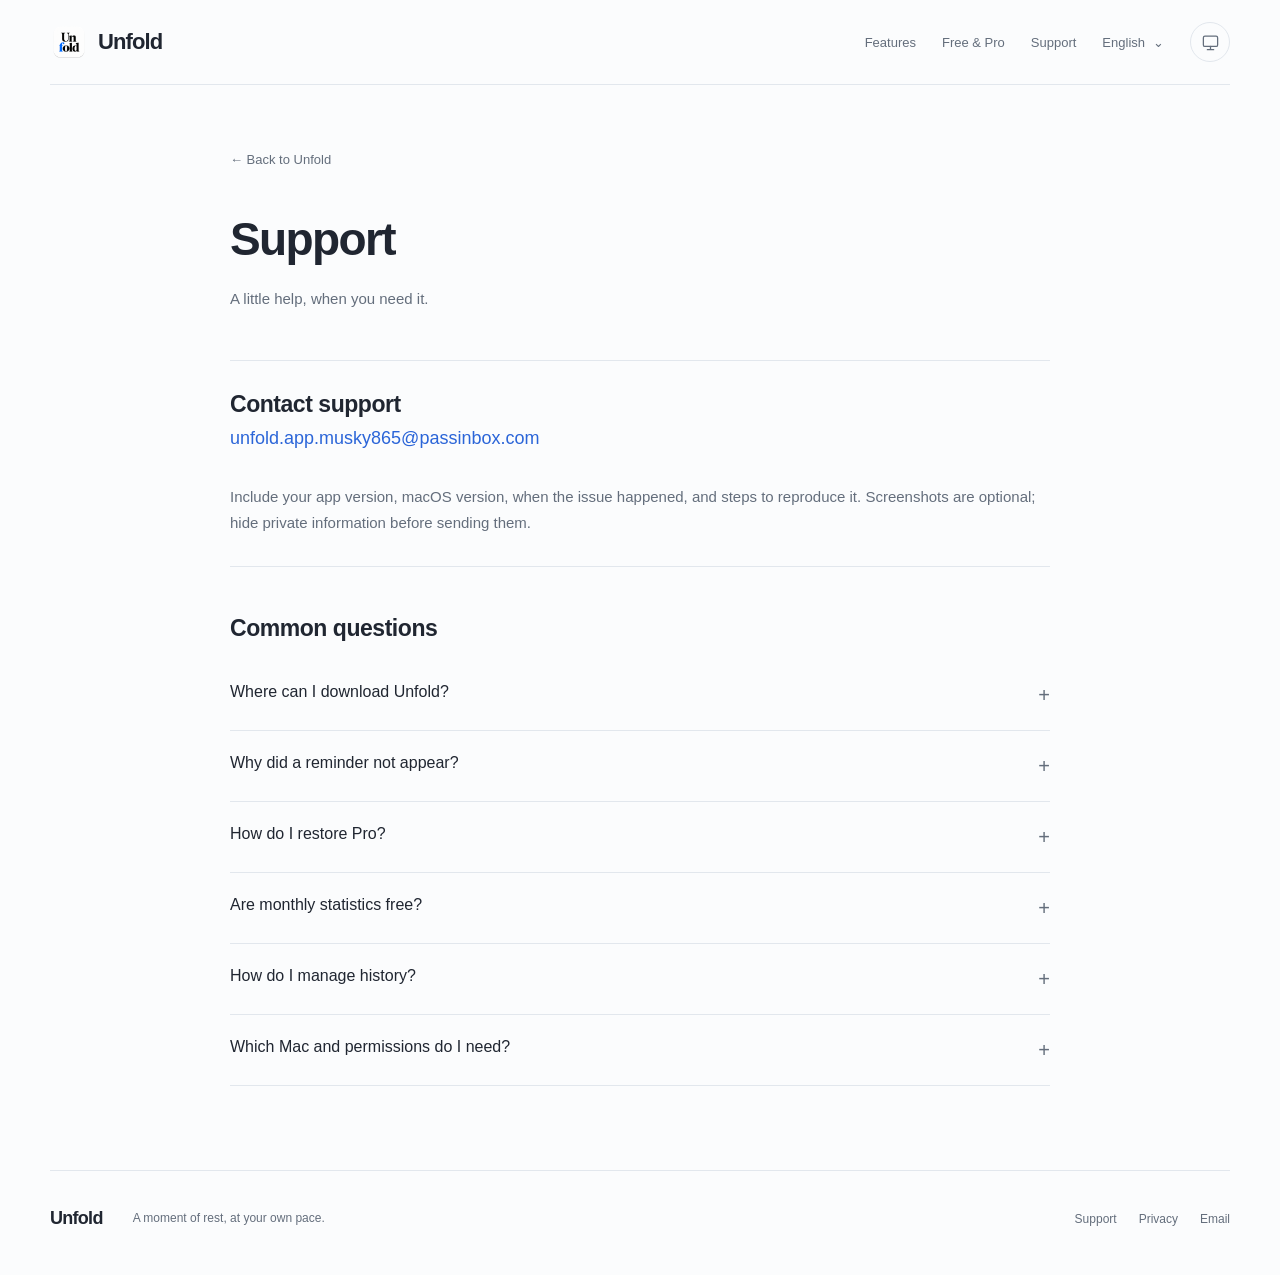
<file: en/support/index.html>
<!doctype html>
<html lang="en"><head><meta charset="utf-8"><meta name="viewport" content="width=device-width,initial-scale=1"><meta name="color-scheme" content="light dark"><title>Support · Unfold</title><meta name="description" content="A little help, when you need it."><link rel="canonical" href="https://nil-byte.github.io/unfold-site/en/support/"><link rel="alternate" hreflang="zh-Hans" href="https://nil-byte.github.io/unfold-site/support/"><link rel="alternate" hreflang="en" href="https://nil-byte.github.io/unfold-site/en/support/"><link rel="alternate" hreflang="zh-Hant" href="https://nil-byte.github.io/unfold-site/zh-Hant/support/"><link rel="icon" href="../../assets/icon.png"><meta property="og:title" content="Support · Unfold"><meta property="og:description" content="A little help, when you need it."><meta property="og:type" content="website"><meta property="og:url" content="https://nil-byte.github.io/unfold-site/en/support/"><meta property="og:image" content="https://nil-byte.github.io/unfold-site/assets/og-cover.png"><meta name="twitter:card" content="summary_large_image"><link rel="stylesheet" href="../../style.css?v=20261013-6"><script src="../../theme.js?v=20261013-6"></script></head><body><a class="skip" href="#main-content">Skip to content</a><header class="site-header wrap"><a class="brand" href="../../en/"><img src="../../assets/icon.png" width="44" height="44" alt=""><span>Unfold <small></small></span></a><nav aria-label="Navigation"><a href="../../en/#features">Features</a><a href="../../en/#pricing">Free & Pro</a><a href="../../en/support/">Support</a><details class="languages"><summary>English <span aria-hidden="true">⌄</span></summary><div><a lang="zh-Hans" href="../../support/">简体中文</a><a lang="en" href="../../en/support/" aria-current="page">English</a><a lang="zh-Hant" href="../../zh-Hant/support/">繁體中文</a></div></details><details class="appearance"><summary aria-label="Appearance" title="Appearance"><span data-theme-icon><svg viewBox="0 0 24 24" fill="none" stroke="currentColor" stroke-width="1.6" stroke-linecap="round" stroke-linejoin="round" aria-hidden="true"><rect x="3" y="4" width="18" height="13" rx="2"/><path d="M8 21h8m-4-4v4"/></svg></span><span class="sr-only">Appearance</span></summary><div class="appearance-menu"><button type="button" data-theme-option="system" aria-pressed="true"><svg viewBox="0 0 24 24" fill="none" stroke="currentColor" stroke-width="1.6" stroke-linecap="round" stroke-linejoin="round" aria-hidden="true"><rect x="3" y="4" width="18" height="13" rx="2"/><path d="M8 21h8m-4-4v4"/></svg><span>System</span><span class="theme-check" aria-hidden="true">✓</span></button><button type="button" data-theme-option="light" aria-pressed="false"><svg viewBox="0 0 24 24" fill="none" stroke="currentColor" stroke-width="1.6" stroke-linecap="round" stroke-linejoin="round" aria-hidden="true"><circle cx="12" cy="12" r="4"/><path d="M12 2v2m0 16v2M2 12h2m16 0h2M5 5l1.5 1.5m11 11L19 19M5 19l1.5-1.5m11-11L19 5"/></svg><span>Light</span><span class="theme-check" aria-hidden="true">✓</span></button><button type="button" data-theme-option="dark" aria-pressed="false"><svg viewBox="0 0 24 24" fill="none" stroke="currentColor" stroke-width="1.6" stroke-linecap="round" stroke-linejoin="round" aria-hidden="true"><path d="M20 15.5A9 9 0 0 1 8.5 4a9 9 0 1 0 11.5 11.5Z"/></svg><span>Dark</span><span class="theme-check" aria-hidden="true">✓</span></button></div></details></nav></header><main id="main-content" class="document wrap"><a class="back-link" href="../../en/">← Back to Unfold</a><h1>Support</h1><p class="document-intro">A little help, when you need it.</p><section class="contact-block"><h2>Contact support</h2><a class="email" href="mailto:unfold.app.musky865@passinbox.com">unfold.app.musky865@passinbox.com</a><p>Include your app version, macOS version, when the issue happened, and steps to reproduce it. Screenshots are optional; hide private information before sending them.</p></section><section><h2>Common questions</h2><details class="faq"><summary>Where can I download Unfold?<span aria-hidden="true">+</span></summary><p>Unfold 1.0.0 is being prepared for the Mac App Store. Public downloads are not available yet. This page will include the store link after release.</p></details><details class="faq"><summary>Why did a reminder not appear?<span aria-hidden="true">+</span></summary><p>Check automatic reminders, pause status, quiet hours, and any Focus, calendar, or app avoidance rules. Notification-only reminders need system notification permission. Unfold stays in the menu bar after you close the main window.</p></details><details class="faq"><summary>How do I restore Pro?<span aria-hidden="true">+</span></summary><p>Open Settings → General → Unfold Pro → Restore Purchases using the original purchasing Apple account. If the product is temporarily unavailable, check your network and store account, then retry. Request refunds through Apple purchase support.</p></details><details class="faq"><summary>Are monthly statistics free?<span aria-hidden="true">+</span></summary><p>Yes, including earlier months. Daily and weekly details show the last seven days for free. Pro unlocks earlier daily and weekly details. Changes to Pro access never delete history.</p></details><details class="faq"><summary>How do I manage history?<span aria-hidden="true">+</span></summary><p>In Settings → General, turn recording off, export history, or delete records. Disabling recording keeps existing history. Re-enabling it records only future activity and does not recreate missing data.</p></details><details class="faq"><summary>Which Mac and permissions do I need?<span aria-hidden="true">+</span></summary><p>An Apple silicon Mac running macOS 15 or later. Notification permission is used for notifications; calendar access is requested only when you enable calendar avoidance. Unfold does not need Accessibility or Screen Recording permission.</p></details></section></main><footer class="site-footer wrap"><a class="brand wordmark" href="../../en/">Unfold</a><p>A moment of rest, at your own pace.</p><nav><a href="../../en/support/">Support</a><a href="../../en/privacy/">Privacy</a><a href="mailto:unfold.app.musky865@passinbox.com">Email</a></nav></footer></body></html>
</file>
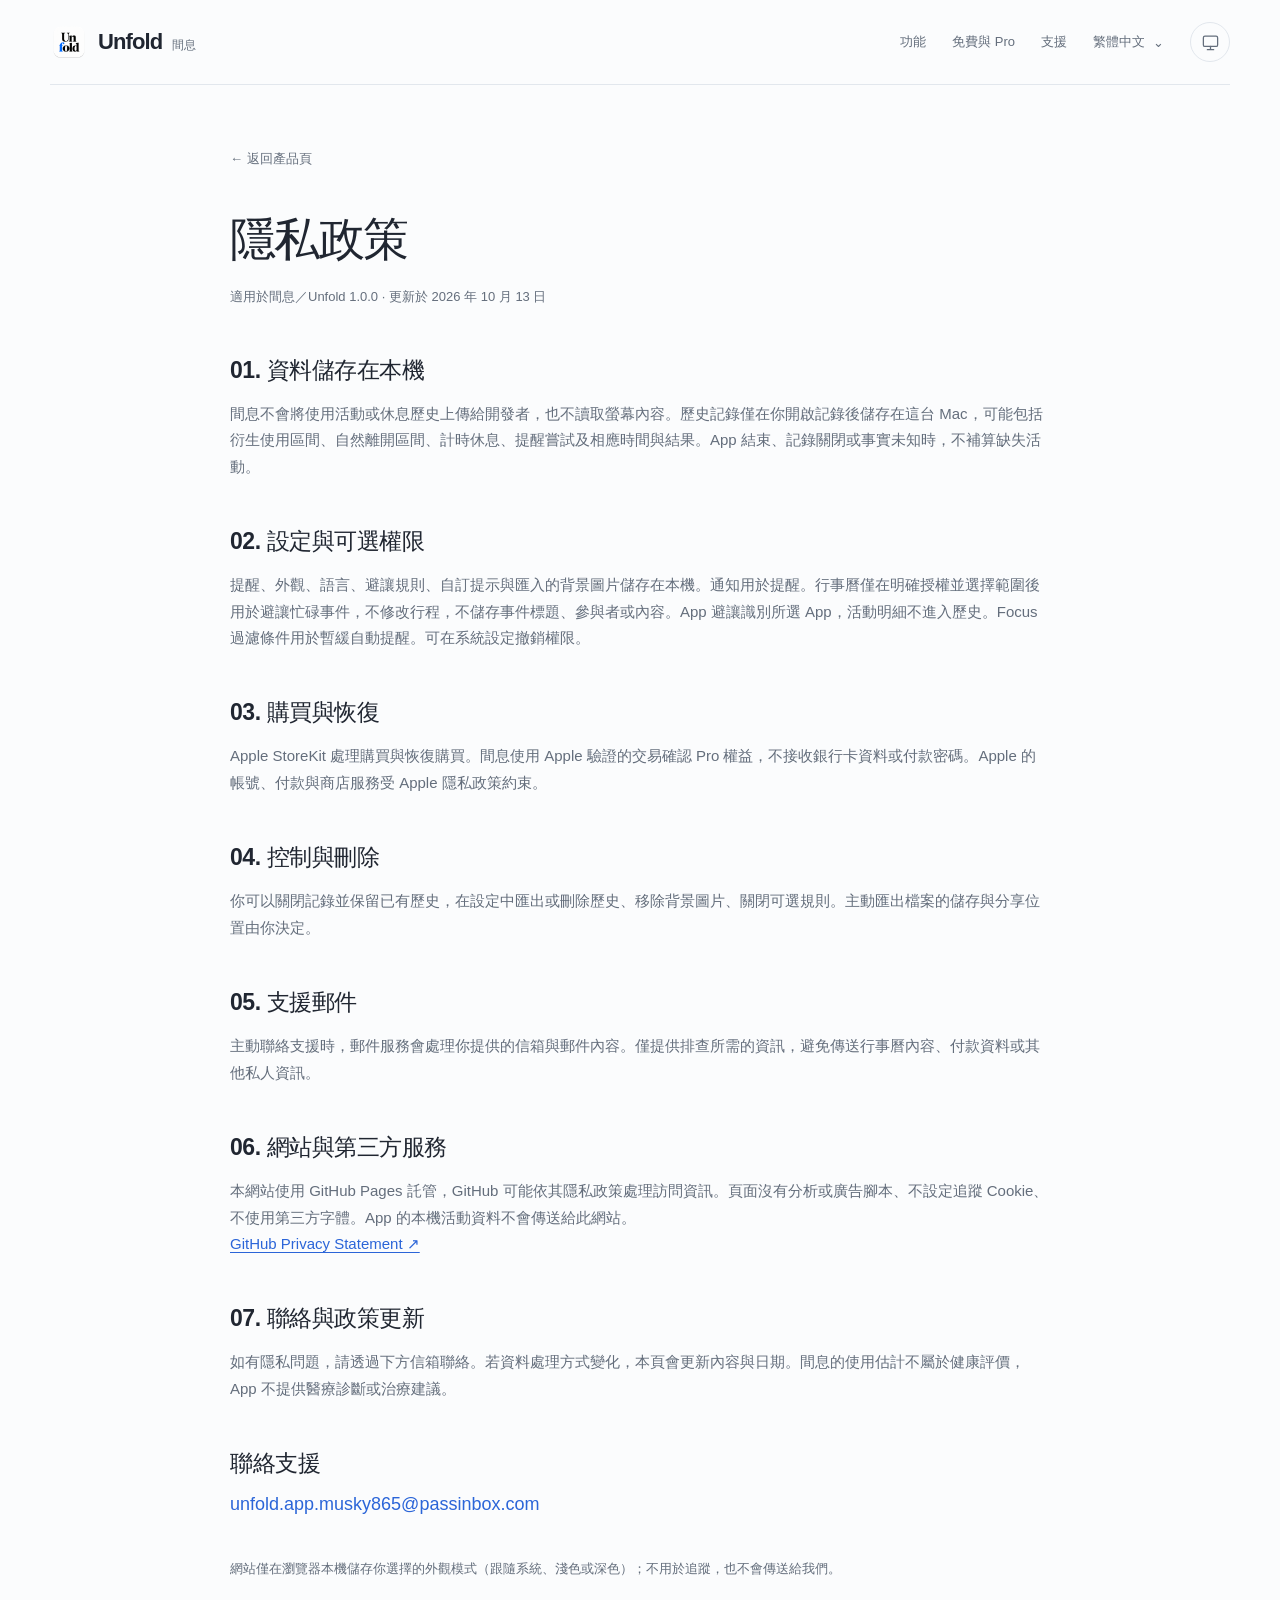
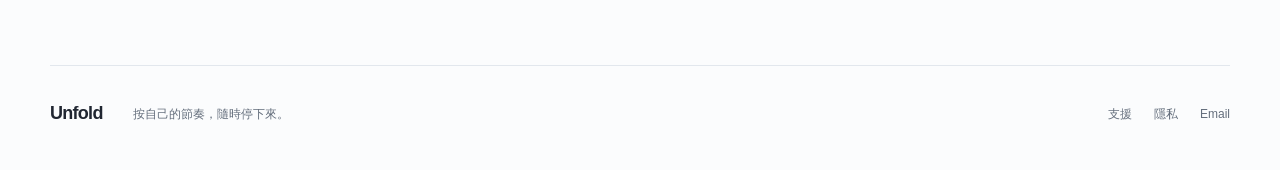
<file: zh-Hant/privacy/index.html>
<!doctype html>
<html lang="zh-Hant"><head><meta charset="utf-8"><meta name="viewport" content="width=device-width,initial-scale=1"><meta name="color-scheme" content="light dark"><title>隱私政策 · Unfold</title><meta name="description" content="歷史記錄僅儲存在本機。間息不上傳活動資料、不讀取螢幕內容，也沒有廣告或分析 SDK。記錄可以關閉，已有歷史可以匯出或刪除。"><link rel="canonical" href="https://nil-byte.github.io/unfold-site/zh-Hant/privacy/"><link rel="alternate" hreflang="zh-Hans" href="https://nil-byte.github.io/unfold-site/privacy/"><link rel="alternate" hreflang="en" href="https://nil-byte.github.io/unfold-site/en/privacy/"><link rel="alternate" hreflang="zh-Hant" href="https://nil-byte.github.io/unfold-site/zh-Hant/privacy/"><link rel="icon" href="../../assets/icon.png"><meta property="og:title" content="隱私政策 · Unfold"><meta property="og:description" content="歷史記錄僅儲存在本機。間息不上傳活動資料、不讀取螢幕內容，也沒有廣告或分析 SDK。記錄可以關閉，已有歷史可以匯出或刪除。"><meta property="og:type" content="website"><meta property="og:url" content="https://nil-byte.github.io/unfold-site/zh-Hant/privacy/"><meta property="og:image" content="https://nil-byte.github.io/unfold-site/assets/og-cover.png"><meta name="twitter:card" content="summary_large_image"><link rel="stylesheet" href="../../style.css?v=20261013-6"><script src="../../theme.js?v=20261013-6"></script></head><body><a class="skip" href="#main-content">跳到正文</a><header class="site-header wrap"><a class="brand" href="../../zh-Hant/"><img src="../../assets/icon.png" width="44" height="44" alt=""><span>Unfold <small>間息</small></span></a><nav aria-label="导航"><a href="../../zh-Hant/#features">功能</a><a href="../../zh-Hant/#pricing">免費與 Pro</a><a href="../../zh-Hant/support/">支援</a><details class="languages"><summary>繁體中文 <span aria-hidden="true">⌄</span></summary><div><a lang="zh-Hans" href="../../privacy/">简体中文</a><a lang="en" href="../../en/privacy/">English</a><a lang="zh-Hant" href="../../zh-Hant/privacy/" aria-current="page">繁體中文</a></div></details><details class="appearance"><summary aria-label="外觀" title="外觀"><span data-theme-icon><svg viewBox="0 0 24 24" fill="none" stroke="currentColor" stroke-width="1.6" stroke-linecap="round" stroke-linejoin="round" aria-hidden="true"><rect x="3" y="4" width="18" height="13" rx="2"/><path d="M8 21h8m-4-4v4"/></svg></span><span class="sr-only">外觀</span></summary><div class="appearance-menu"><button type="button" data-theme-option="system" aria-pressed="true"><svg viewBox="0 0 24 24" fill="none" stroke="currentColor" stroke-width="1.6" stroke-linecap="round" stroke-linejoin="round" aria-hidden="true"><rect x="3" y="4" width="18" height="13" rx="2"/><path d="M8 21h8m-4-4v4"/></svg><span>跟隨系統</span><span class="theme-check" aria-hidden="true">✓</span></button><button type="button" data-theme-option="light" aria-pressed="false"><svg viewBox="0 0 24 24" fill="none" stroke="currentColor" stroke-width="1.6" stroke-linecap="round" stroke-linejoin="round" aria-hidden="true"><circle cx="12" cy="12" r="4"/><path d="M12 2v2m0 16v2M2 12h2m16 0h2M5 5l1.5 1.5m11 11L19 19M5 19l1.5-1.5m11-11L19 5"/></svg><span>淺色</span><span class="theme-check" aria-hidden="true">✓</span></button><button type="button" data-theme-option="dark" aria-pressed="false"><svg viewBox="0 0 24 24" fill="none" stroke="currentColor" stroke-width="1.6" stroke-linecap="round" stroke-linejoin="round" aria-hidden="true"><path d="M20 15.5A9 9 0 0 1 8.5 4a9 9 0 1 0 11.5 11.5Z"/></svg><span>深色</span><span class="theme-check" aria-hidden="true">✓</span></button></div></details></nav></header><main id="main-content" class="document wrap"><a class="back-link" href="../../zh-Hant/">← 返回產品頁</a><h1>隱私政策</h1><p class="updated">適用於間息／Unfold 1.0.0 · 更新於 2026 年 10 月 13 日</p><section><h2>01. 資料儲存在本機</h2><p>間息不會將使用活動或休息歷史上傳給開發者，也不讀取螢幕內容。歷史記錄僅在你開啟記錄後儲存在這台 Mac，可能包括衍生使用區間、自然離開區間、計時休息、提醒嘗試及相應時間與結果。App 結束、記錄關閉或事實未知時，不補算缺失活動。</p></section><section><h2>02. 設定與可選權限</h2><p>提醒、外觀、語言、避讓規則、自訂提示與匯入的背景圖片儲存在本機。通知用於提醒。行事曆僅在明確授權並選擇範圍後用於避讓忙碌事件，不修改行程，不儲存事件標題、參與者或內容。App 避讓識別所選 App，活動明細不進入歷史。Focus 過濾條件用於暫緩自動提醒。可在系統設定撤銷權限。</p></section><section><h2>03. 購買與恢復</h2><p>Apple StoreKit 處理購買與恢復購買。間息使用 Apple 驗證的交易確認 Pro 權益，不接收銀行卡資料或付款密碼。Apple 的帳號、付款與商店服務受 Apple 隱私政策約束。</p></section><section><h2>04. 控制與刪除</h2><p>你可以關閉記錄並保留已有歷史，在設定中匯出或刪除歷史、移除背景圖片、關閉可選規則。主動匯出檔案的儲存與分享位置由你決定。</p></section><section><h2>05. 支援郵件</h2><p>主動聯絡支援時，郵件服務會處理你提供的信箱與郵件內容。僅提供排查所需的資訊，避免傳送行事曆內容、付款資料或其他私人資訊。</p></section><section><h2>06. 網站與第三方服務</h2><p>本網站使用 GitHub Pages 託管，GitHub 可能依其隱私政策處理訪問資訊。頁面沒有分析或廣告腳本、不設定追蹤 Cookie、不使用第三方字體。App 的本機活動資料不會傳送給此網站。</p><p><a href="https://docs.github.com/en/site-policy/privacy-policies/github-general-privacy-statement">GitHub Privacy Statement ↗</a></p></section><section><h2>07. 聯絡與政策更新</h2><p>如有隱私問題，請透過下方信箱聯絡。若資料處理方式變化，本頁會更新內容與日期。間息的使用估計不屬於健康評價，App 不提供醫療診斷或治療建議。</p></section><section><h2>聯絡支援</h2><a class="email" href="mailto:unfold.app.musky865@passinbox.com">unfold.app.musky865@passinbox.com</a></section><p class="local-preference">網站僅在瀏覽器本機儲存你選擇的外觀模式（跟隨系統、淺色或深色）；不用於追蹤，也不會傳送給我們。</p></main><footer class="site-footer wrap"><a class="brand wordmark" href="../../zh-Hant/">Unfold</a><p>按自己的節奏，隨時停下來。</p><nav><a href="../../zh-Hant/support/">支援</a><a href="../../zh-Hant/privacy/">隱私</a><a href="mailto:unfold.app.musky865@passinbox.com">Email</a></nav></footer></body></html>
</file>
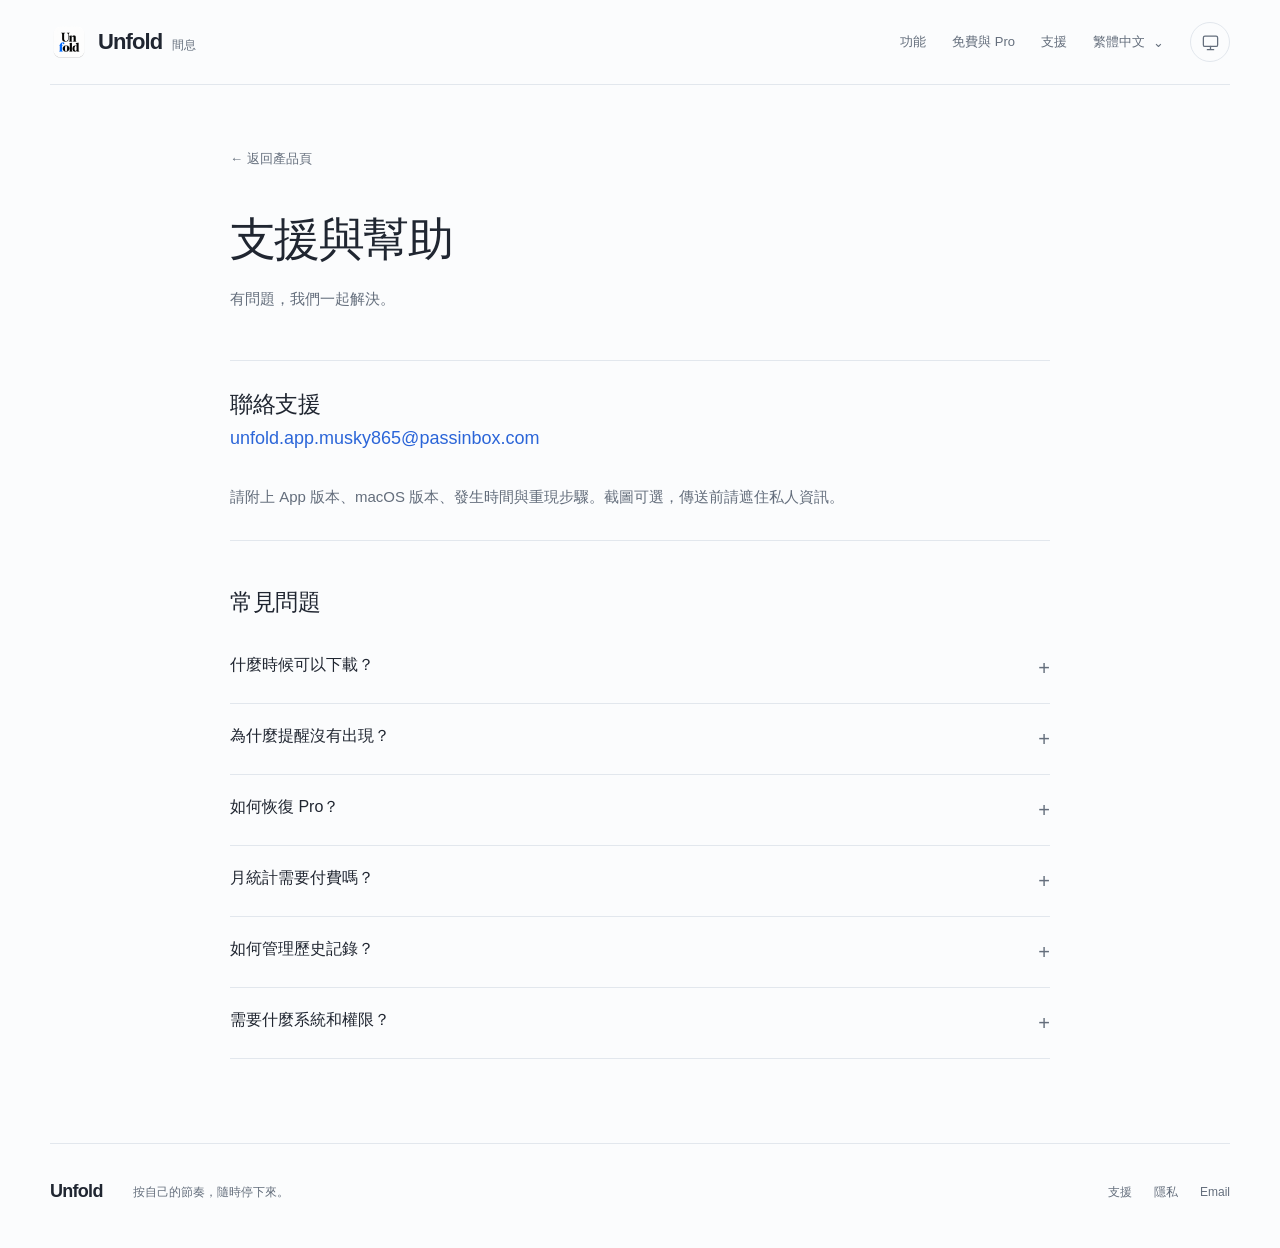
<file: zh-Hant/support/index.html>
<!doctype html>
<html lang="zh-Hant"><head><meta charset="utf-8"><meta name="viewport" content="width=device-width,initial-scale=1"><meta name="color-scheme" content="light dark"><title>支援與幫助 · Unfold</title><meta name="description" content="有問題，我們一起解決。"><link rel="canonical" href="https://nil-byte.github.io/unfold-site/zh-Hant/support/"><link rel="alternate" hreflang="zh-Hans" href="https://nil-byte.github.io/unfold-site/support/"><link rel="alternate" hreflang="en" href="https://nil-byte.github.io/unfold-site/en/support/"><link rel="alternate" hreflang="zh-Hant" href="https://nil-byte.github.io/unfold-site/zh-Hant/support/"><link rel="icon" href="../../assets/icon.png"><meta property="og:title" content="支援與幫助 · Unfold"><meta property="og:description" content="有問題，我們一起解決。"><meta property="og:type" content="website"><meta property="og:url" content="https://nil-byte.github.io/unfold-site/zh-Hant/support/"><meta property="og:image" content="https://nil-byte.github.io/unfold-site/assets/og-cover.png"><meta name="twitter:card" content="summary_large_image"><link rel="stylesheet" href="../../style.css?v=20261013-6"><script src="../../theme.js?v=20261013-6"></script></head><body><a class="skip" href="#main-content">跳到正文</a><header class="site-header wrap"><a class="brand" href="../../zh-Hant/"><img src="../../assets/icon.png" width="44" height="44" alt=""><span>Unfold <small>間息</small></span></a><nav aria-label="导航"><a href="../../zh-Hant/#features">功能</a><a href="../../zh-Hant/#pricing">免費與 Pro</a><a href="../../zh-Hant/support/">支援</a><details class="languages"><summary>繁體中文 <span aria-hidden="true">⌄</span></summary><div><a lang="zh-Hans" href="../../support/">简体中文</a><a lang="en" href="../../en/support/">English</a><a lang="zh-Hant" href="../../zh-Hant/support/" aria-current="page">繁體中文</a></div></details><details class="appearance"><summary aria-label="外觀" title="外觀"><span data-theme-icon><svg viewBox="0 0 24 24" fill="none" stroke="currentColor" stroke-width="1.6" stroke-linecap="round" stroke-linejoin="round" aria-hidden="true"><rect x="3" y="4" width="18" height="13" rx="2"/><path d="M8 21h8m-4-4v4"/></svg></span><span class="sr-only">外觀</span></summary><div class="appearance-menu"><button type="button" data-theme-option="system" aria-pressed="true"><svg viewBox="0 0 24 24" fill="none" stroke="currentColor" stroke-width="1.6" stroke-linecap="round" stroke-linejoin="round" aria-hidden="true"><rect x="3" y="4" width="18" height="13" rx="2"/><path d="M8 21h8m-4-4v4"/></svg><span>跟隨系統</span><span class="theme-check" aria-hidden="true">✓</span></button><button type="button" data-theme-option="light" aria-pressed="false"><svg viewBox="0 0 24 24" fill="none" stroke="currentColor" stroke-width="1.6" stroke-linecap="round" stroke-linejoin="round" aria-hidden="true"><circle cx="12" cy="12" r="4"/><path d="M12 2v2m0 16v2M2 12h2m16 0h2M5 5l1.5 1.5m11 11L19 19M5 19l1.5-1.5m11-11L19 5"/></svg><span>淺色</span><span class="theme-check" aria-hidden="true">✓</span></button><button type="button" data-theme-option="dark" aria-pressed="false"><svg viewBox="0 0 24 24" fill="none" stroke="currentColor" stroke-width="1.6" stroke-linecap="round" stroke-linejoin="round" aria-hidden="true"><path d="M20 15.5A9 9 0 0 1 8.5 4a9 9 0 1 0 11.5 11.5Z"/></svg><span>深色</span><span class="theme-check" aria-hidden="true">✓</span></button></div></details></nav></header><main id="main-content" class="document wrap"><a class="back-link" href="../../zh-Hant/">← 返回產品頁</a><h1>支援與幫助</h1><p class="document-intro">有問題，我們一起解決。</p><section class="contact-block"><h2>聯絡支援</h2><a class="email" href="mailto:unfold.app.musky865@passinbox.com">unfold.app.musky865@passinbox.com</a><p>請附上 App 版本、macOS 版本、發生時間與重現步驟。截圖可選，傳送前請遮住私人資訊。</p></section><section><h2>常見問題</h2><details class="faq"><summary>什麼時候可以下載？<span aria-hidden="true">+</span></summary><p>間息 1.0.0 正在準備 Mac App Store 上架，目前尚未公開下載。正式發佈後本頁會更新商店入口。</p></details><details class="faq"><summary>為什麼提醒沒有出現？<span aria-hidden="true">+</span></summary><p>檢查自動提醒是否開啟、是否暫停，以及勿擾時段或 Focus／行事曆／App 規則是否正在暫緩提醒。僅通知模式需要系統通知權限。關閉主視窗後，App 仍駐留選單列。</p></details><details class="faq"><summary>如何恢復 Pro？<span aria-hidden="true">+</span></summary><p>打開設定 → 通用 → 間息 Pro → 恢復購買，並使用原購買 Apple 帳號。商品暫時不可用時，請檢查網路與商店帳號後重試。退款透過 Apple 的購買支援管道申請。</p></details><details class="faq"><summary>月統計需要付費嗎？<span aria-hidden="true">+</span></summary><p>不需要。所有月份的月統計免費；日週明細可免費回看最近七天，更早日期的日週明細需要 Pro。權益變化不會刪除歷史。</p></details><details class="faq"><summary>如何管理歷史記錄？<span aria-hidden="true">+</span></summary><p>設定 → 通用可關閉記錄、匯出歷史或刪除記錄。關閉記錄會保留已有歷史，重新開啟只記錄之後的活動，不補算缺失資料。</p></details><details class="faq"><summary>需要什麼系統和權限？<span aria-hidden="true">+</span></summary><p>需要 Apple silicon Mac 與 macOS 15 或更新版本。通知權限用於通知提醒；行事曆權限僅在開啟行事曆避讓時請求。App 不需要輔助使用或螢幕錄製權限。</p></details></section></main><footer class="site-footer wrap"><a class="brand wordmark" href="../../zh-Hant/">Unfold</a><p>按自己的節奏，隨時停下來。</p><nav><a href="../../zh-Hant/support/">支援</a><a href="../../zh-Hant/privacy/">隱私</a><a href="mailto:unfold.app.musky865@passinbox.com">Email</a></nav></footer></body></html>
</file>
<file: style.css>
:root{color-scheme:light;--canvas:#fbfcfd;--ink:#202631;--muted:#646e7c;--blue:#2b65d8;--rule:#e2e7ed;--surface:#fff;--wash:#f0f3f7;--space:108px;font-family:-apple-system,BlinkMacSystemFont,"Segoe UI","PingFang SC","PingFang TC",sans-serif;color:var(--ink);background:var(--canvas);font-synthesis:none;-webkit-font-smoothing:antialiased}
:root[data-theme=dark]{color-scheme:dark;--canvas:#11151b;--ink:#edf1f7;--muted:#a2adbc;--blue:#8cb6ff;--rule:#2c3541;--surface:#1a2029;--wash:#1e2632}
@media(prefers-color-scheme:dark){:root:not([data-theme]),:root[data-theme=system]{color-scheme:dark;--canvas:#11151b;--ink:#edf1f7;--muted:#a2adbc;--blue:#8cb6ff;--rule:#2c3541;--surface:#1a2029;--wash:#1e2632}}
*{box-sizing:border-box}body{margin:0}img{display:block;max-width:100%;height:auto}a{color:inherit;text-decoration:none}button{font:inherit;cursor:pointer}a,button,summary{touch-action:manipulation;-webkit-tap-highlight-color:transparent}a:focus-visible,button:focus-visible,summary:focus-visible{outline:3px solid var(--blue);outline-offset:4px}button:active,.button:active{transform:translateY(1px)}h1,h2,h3,p,figure{margin:0}p{line-height:1.75}h1,h2,h3{text-wrap:balance}h1,h2{font-weight:650;letter-spacing:-.035em;line-height:1.15}h3{font-size:21px;line-height:1.4;font-weight:600}html{scroll-padding-top:32px}.wrap{width:min(1180px,calc(100% - 80px));margin-inline:auto}.sr-only{position:absolute;width:1px;height:1px;padding:0;margin:-1px;overflow:hidden;clip:rect(0,0,0,0);white-space:nowrap;border:0}.skip{position:absolute;top:-100px;left:20px;background:var(--ink);color:var(--canvas);padding:12px;z-index:20}.skip:focus{top:12px}
.site-header{display:flex;align-items:center;justify-content:space-between;gap:24px;padding-block:22px;border-bottom:1px solid var(--rule)}.brand{display:flex;align-items:center;gap:10px;font-size:22px;font-weight:600;letter-spacing:-.04em;line-height:1.1;white-space:nowrap}.brand img{width:38px;height:38px;border-radius:9px}.brand small{font-size:12px;letter-spacing:0;margin-left:4px;color:var(--muted);font-weight:400}nav{display:flex;align-items:center;gap:26px;font-size:13px}nav>a{display:inline-flex;min-height:40px;align-items:center;color:var(--muted)}nav>a:hover,.text-link:hover{color:var(--blue)}.languages,.appearance{position:relative}.languages summary{list-style:none;display:flex;gap:8px;align-items:center;min-height:40px;cursor:pointer;color:var(--muted)}summary::-webkit-details-marker{display:none}.languages>div,.appearance-menu{position:absolute;right:0;top:48px;min-width:150px;background:var(--surface);padding:6px;border:1px solid var(--rule);border-radius:10px;box-shadow:0 12px 32px #0002;z-index:10}.languages a{display:block;padding:10px 12px;border-radius:5px}.languages a:hover,.appearance-menu button:hover{background:var(--wash)}.languages a[aria-current=page]{color:var(--blue)}.appearance summary{display:grid;place-items:center;list-style:none;width:40px;height:40px;border:1px solid var(--rule);border-radius:50%;cursor:pointer;color:var(--muted)}.appearance summary:hover{background:var(--wash);color:var(--ink)}.appearance svg{display:block;width:19px;height:19px}.appearance-menu button{display:flex;align-items:center;gap:10px;width:100%;min-height:40px;padding:8px 10px;border:0;border-radius:5px;background:transparent;color:var(--ink);font-size:13px;white-space:nowrap;text-align:left}.theme-check{margin-left:auto;visibility:hidden;color:var(--blue)}.appearance-menu button[aria-pressed=true] .theme-check{visibility:visible}
.hero{display:grid;grid-template-columns:.86fr 1.35fr;gap:64px;align-items:center;padding-block:92px 68px}.eyebrow{font-size:12px;line-height:1.4;color:var(--muted);letter-spacing:.035em;font-weight:500}.hero h1{font-size:clamp(42px,4.3vw,60px);line-height:1.15;margin-block:22px}.hero h1 span{color:var(--blue)}.intro{font-size:16px;max-width:390px;color:var(--muted);margin-top:0}.button{display:inline-flex;align-items:center;justify-content:center;gap:24px;background:#2b65d8;color:white;font-size:14px;font-weight:550;min-height:46px;padding:12px 20px;border-radius:9px;margin-top:28px;transition:background-color .15s}.button:hover{background:#2057c2}.button span{font-size:18px}.launch-status{font-size:11px;line-height:1.5;color:var(--muted);margin-top:20px;display:flex;align-items:center;gap:6px}.launch-status>span{display:inline-block;width:5px;height:5px;background:var(--muted);border-radius:50%}.requirements{font-size:11px;color:var(--muted);margin-top:7px}.hero-product{position:relative;min-width:0}.hero-product img{width:100%;border-radius:13px;border:1px solid var(--rule);box-shadow:0 18px 48px -15px #0003}.product-facts{display:flex;align-items:center;justify-content:center;gap:64px;border-block:1px solid var(--rule);padding-block:21px;font-size:13px;color:var(--muted)}.product-facts>span{display:flex;align-items:center;gap:8px}.product-facts>span>span{color:var(--blue)}
.experience{padding-top:var(--space)}.gallery-heading{display:flex;justify-content:space-between;align-items:flex-end;gap:24px;margin-bottom:32px}.gallery-heading h2{font-size:35px;margin-top:12px}.gallery-heading p:not(.eyebrow){font-size:15px;color:var(--muted);margin-top:12px}#gallery-position{font-size:12px;font-variant-numeric:tabular-nums;color:var(--muted);white-space:nowrap}.gallery-controls{display:flex;align-items:center;gap:8px;margin-bottom:28px;overflow-x:auto;padding-bottom:1px;border-bottom:1px solid var(--rule);scrollbar-width:thin}.gallery-tab{flex-shrink:0;position:relative;min-height:46px;padding:12px 17px;border:0;border-bottom:2px solid transparent;background:transparent;color:var(--muted);font-size:14px;border-radius:0;font-weight:500;white-space:nowrap}.gallery-tab:hover{color:var(--ink);background:var(--wash)}.gallery-tab[aria-pressed=true]{border-bottom-color:var(--blue);color:var(--blue)}.gallery-tab:focus-visible{outline-offset:-3px}.app-frame{overflow:hidden;border-radius:14px;border:1px solid var(--rule);background:var(--surface);box-shadow:0 16px 50px -20px #0003}.app-frame>a{display:block}.app-frame img{width:100%;height:auto}.app-frame[data-screen=menu]{max-width:420px;margin-inline:auto}.app-frame[data-screen=settings]{max-width:680px;margin-inline:auto}.figure-caption{display:flex;justify-content:space-between;gap:20px;margin-top:18px;color:var(--muted);font-size:12px}.original-link{white-space:nowrap}.original-link:hover{color:var(--blue)}
.feature-section,.pricing-section,.privacy-section{padding-top:var(--space)}.section-heading{margin-bottom:38px}.section-heading h2{font-size:38px;margin-top:12px}.feature-layout{display:grid;grid-template-columns:1fr 1fr;gap:76px;align-items:center}.feature-list{margin:0;padding:0;list-style:none}.feature-list li{display:flex;gap:22px;padding-block:25px;border-bottom:1px solid var(--rule)}.feature-list li:first-child{padding-top:0}.feature-list li:last-child{border:0}.feature-number{font-size:12px;color:var(--blue);padding-top:5px;letter-spacing:.02em}.feature-list h3{font-size:19px}.feature-list p{font-size:14px;color:var(--muted);margin-top:10px;max-width:380px}.rest-figure{min-width:0}.rest-figure>img{width:100%;border-radius:12px;border:1px solid var(--rule)}.rest-figure figcaption{margin-top:22px}.rest-figure h3{font-size:19px}.rest-figure p{font-size:14px;color:var(--muted);margin-top:10px}.plans{display:grid;grid-template-columns:1fr 1fr;gap:76px}.plan{border-top:1px solid var(--rule);padding-top:26px}.plan.pro{border-top-color:var(--blue)}.plan-top{display:flex;justify-content:space-between;align-items:center;gap:16px}.plan-top h3{font-size:23px}.price{font-size:36px;line-height:1.15;font-weight:650;letter-spacing:-.04em}.plan>p{color:var(--muted);font-size:14px;margin-block:12px 24px}.plan ul{list-style:none;margin:0;padding:0;font-size:14px;display:grid;gap:14px}.plan li{display:flex;gap:12px;line-height:1.5}.plan li:before{content:'✓';color:var(--blue);font-size:12px;padding-top:1px}.pricing-notes{border-top:1px solid var(--rule);margin-top:32px;padding-top:20px;font-size:12px;color:var(--muted)}.privacy-section{border-bottom:1px solid var(--rule);padding-bottom:var(--space)}.split-copy{display:grid;grid-template-columns:1fr 1fr;gap:76px;margin-top:18px}.split-copy h2{font-size:36px}.split-copy p{font-size:15px;color:var(--muted)}.text-link{display:inline-flex;align-items:center;min-height:40px;color:var(--blue);font-size:14px;margin-top:18px}.help-section{display:flex;align-items:center;justify-content:space-between;gap:40px;padding-block:64px}.help-section h2{font-size:28px}.help-section p{font-size:14px;color:var(--muted);margin-top:12px;max-width:570px}.help-section .text-link{white-space:nowrap;margin-top:0}.site-footer{display:flex;align-items:center;gap:30px;border-top:1px solid var(--rule);padding-block:28px 36px}.site-footer .wordmark{font-size:18px}.site-footer p{font-size:12px;color:var(--muted)}.site-footer nav{margin-left:auto;gap:22px;font-size:12px}
.document{max-width:820px;padding-block:54px 84px}.back-link{display:inline-flex;align-items:center;min-height:40px;font-size:13px;color:var(--muted);margin-bottom:34px}.document h1{font-size:46px;margin-bottom:20px}.document-intro{font-size:20px;color:var(--muted)}.document section{margin-top:48px}.document h2{font-size:23px;margin-bottom:18px;letter-spacing:-.02em}.document p{font-size:15px;color:var(--muted)}.document p a{color:var(--blue);text-decoration:underline;text-underline-offset:3px}.contact-block{padding-block:30px;border-block:1px solid var(--rule)}.contact-block h2{margin-bottom:10px}.email{display:inline-block;font-size:18px;color:var(--blue);overflow-wrap:anywhere;min-height:40px}.contact-block p{margin-top:16px}.updated{font-size:13px!important}.faq{border-bottom:1px solid var(--rule)}.faq summary{list-style:none;display:flex;justify-content:space-between;gap:24px;padding-block:20px;cursor:pointer;font-size:16px;line-height:1.5}.faq summary span{color:var(--muted);font-size:20px}.faq[open] summary span{transform:rotate(45deg)}.faq p{padding-bottom:22px;max-width:680px}.local-preference{margin-top:24px;font-size:13px!important}
@media(max-width:1050px){.hero{gap:36px;padding-block:70px 58px}.hero h1{font-size:45px}.hero-copy .intro{font-size:15px}.feature-layout,.plans,.split-copy{gap:44px}nav{gap:18px}.product-facts{gap:36px}}
@media(max-width:760px){:root{--space:74px}.wrap{width:calc(100% - 40px)}.site-header{gap:14px;padding-block:16px;flex-wrap:wrap}.site-header .brand{font-size:20px}.site-header .brand img{width:32px;height:32px}.site-header nav{gap:14px;font-size:12px;flex-wrap:wrap}.hero{grid-template-columns:1fr;gap:34px;padding-block:50px 40px}.hero h1{font-size:46px;margin-block:18px;max-width:520px}.hero .intro{font-size:15px;max-width:440px}.hero-product{max-width:640px}.hero-product img{border-radius:9px}.button{margin-top:24px}.launch-status{margin-top:18px}.product-facts{gap:14px;justify-content:space-between;flex-wrap:wrap;font-size:11px;padding-block:16px}.gallery-heading h2{font-size:29px}.gallery-heading p:not(.eyebrow){font-size:14px}.gallery-heading{margin-bottom:20px}.gallery-controls{gap:0;margin-bottom:20px}.gallery-tab{padding:12px 13px;font-size:13px}.app-frame{border-radius:9px}.figure-caption{font-size:11px;gap:12px}.feature-layout,.plans,.split-copy{grid-template-columns:1fr;gap:32px}.section-heading h2{font-size:30px}.feature-section .section-heading{margin-bottom:28px}.feature-list li{gap:16px}.feature-list p{max-width:none}.rest-figure h3{font-size:19px}.plan-top h3{font-size:21px}.price{font-size:32px}.split-copy h2{font-size:30px}.privacy-section{padding-bottom:66px}.help-section{align-items:flex-start;flex-direction:column;gap:12px;padding-block:44px}.help-section h2{font-size:26px}.site-footer{flex-wrap:wrap;gap:12px 18px;padding-block:24px}.site-footer p{width:calc(100% - 92px);font-size:11px}.site-footer nav{margin-left:0;width:100%;justify-content:flex-start}.document{padding-block:36px 60px}.document h1{font-size:36px}.document section{margin-top:36px}.document-intro{font-size:18px}.document h2{font-size:22px}.document p{font-size:14px}.email{font-size:16px}.faq summary{font-size:15px}.back-link{margin-bottom:24px}}
@media(max-width:420px){.site-header nav{width:100%;justify-content:space-between;gap:8px}.hero h1{font-size:42px}.brand small{font-size:11px}.product-facts{gap:10px;font-size:10px}.gallery-heading h2{font-size:27px}.gallery-heading p:not(.eyebrow){font-size:13px}.gallery-heading{gap:12px}.figure-caption{flex-wrap:wrap}.appearance summary{width:40px;height:40px}.site-footer nav{gap:22px}}
@media(prefers-reduced-motion:reduce){*{transition:none!important}}
.gallery-status{font-size:12px;color:var(--muted);line-height:1.5;margin-top:12px}.gallery-status:empty{display:none}.app-frame[aria-busy=true]{opacity:.65}
</file>
